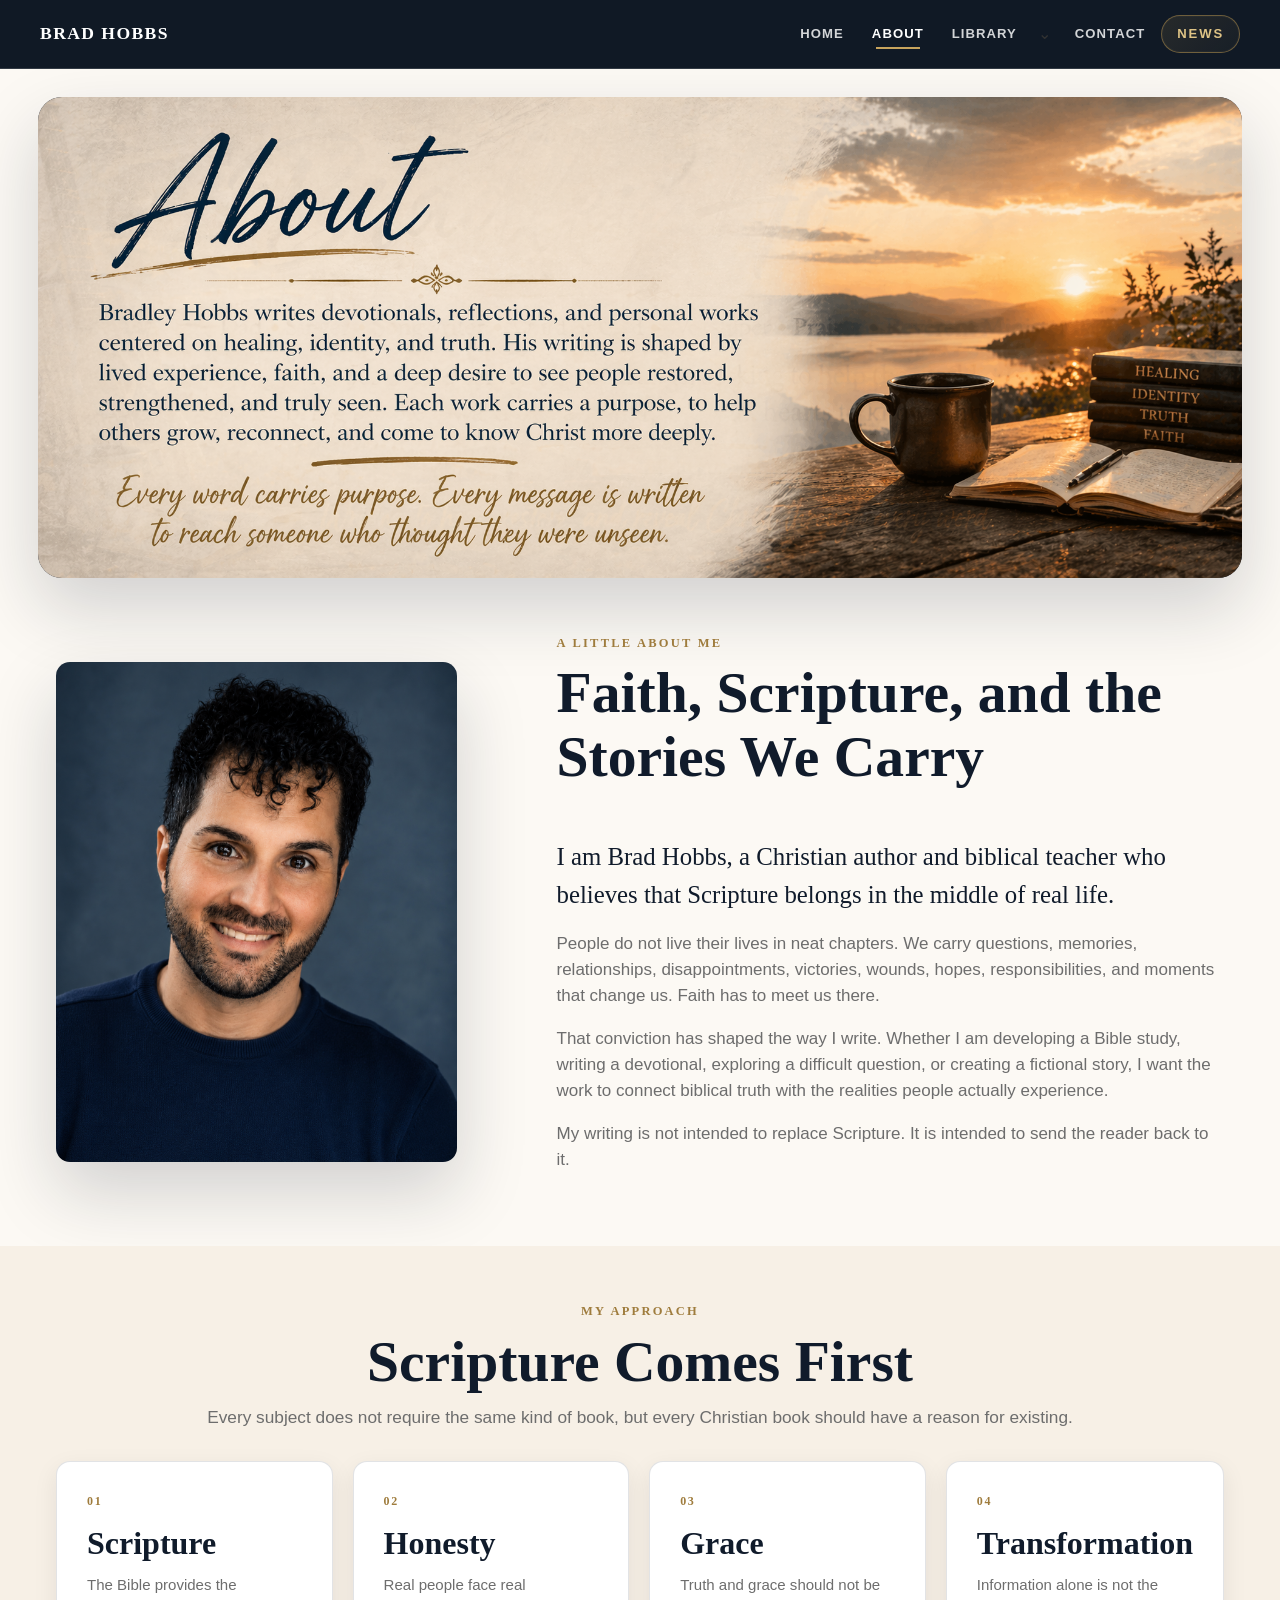
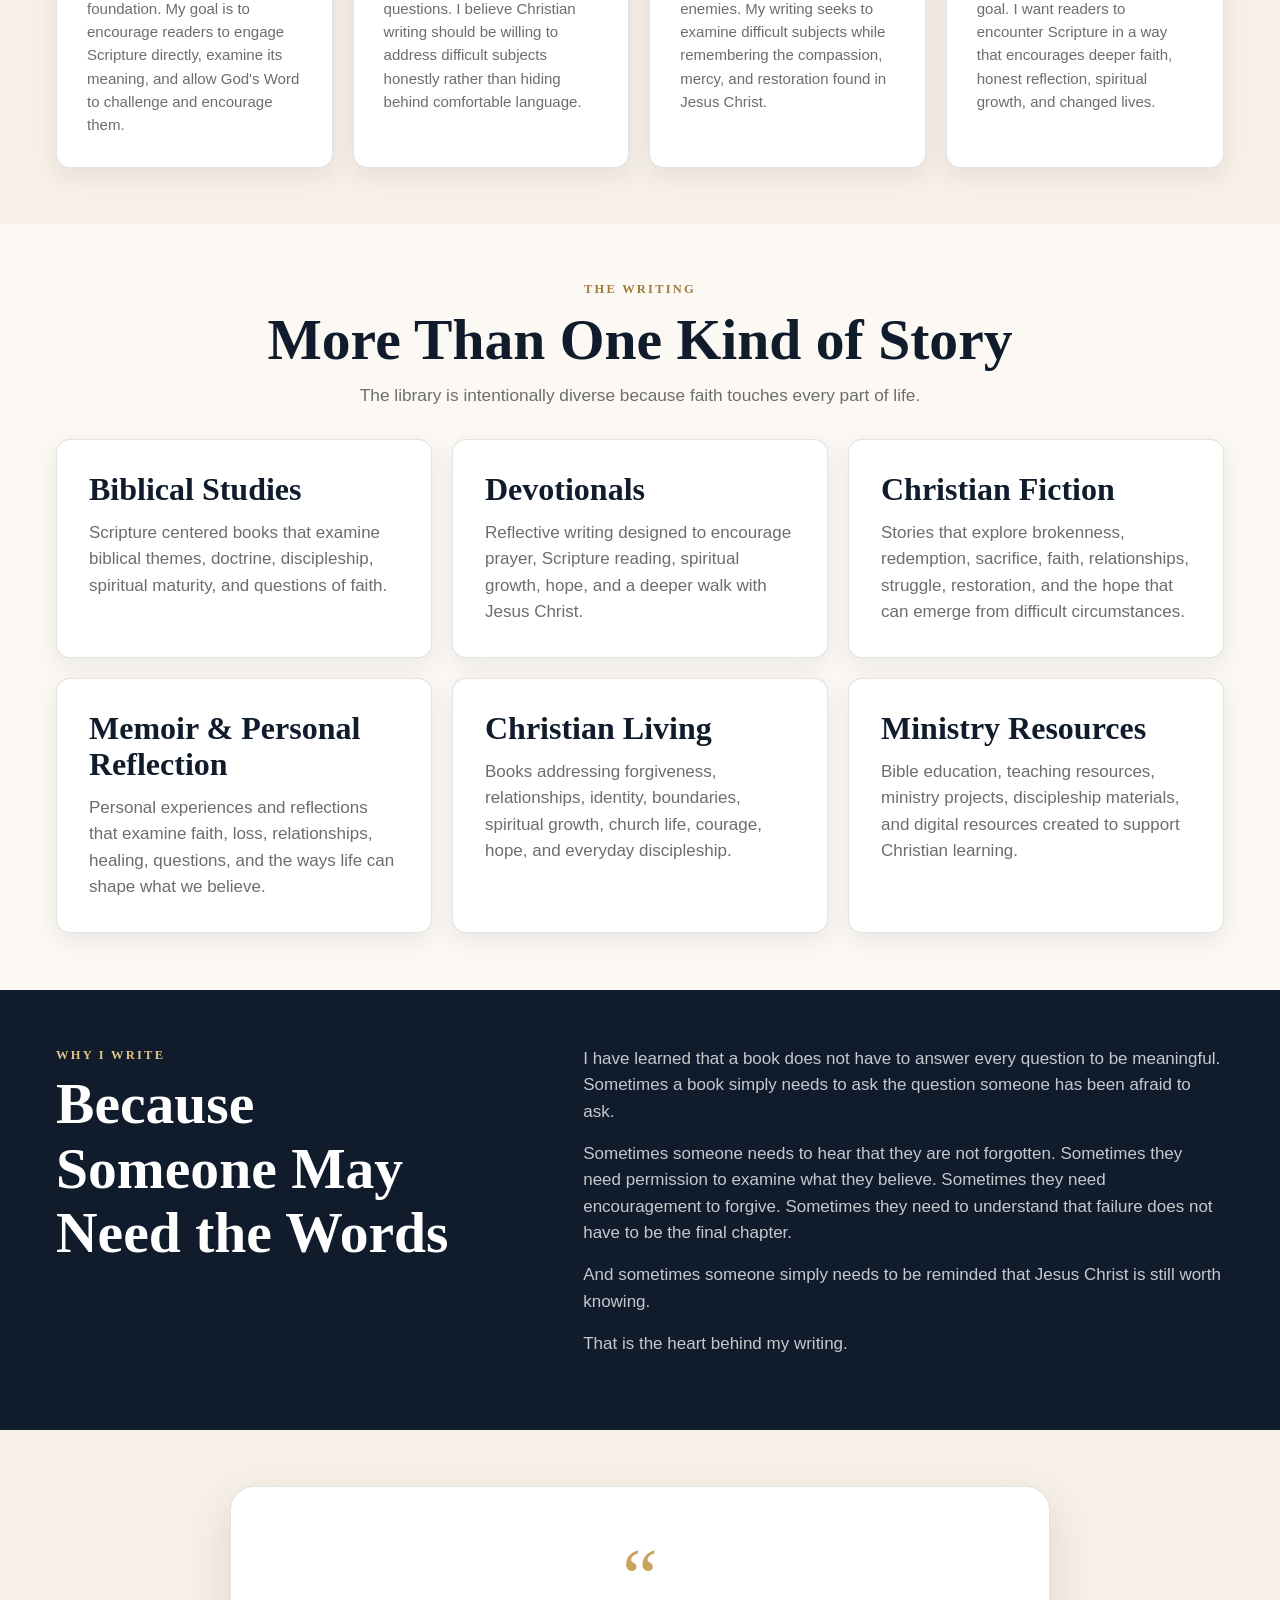
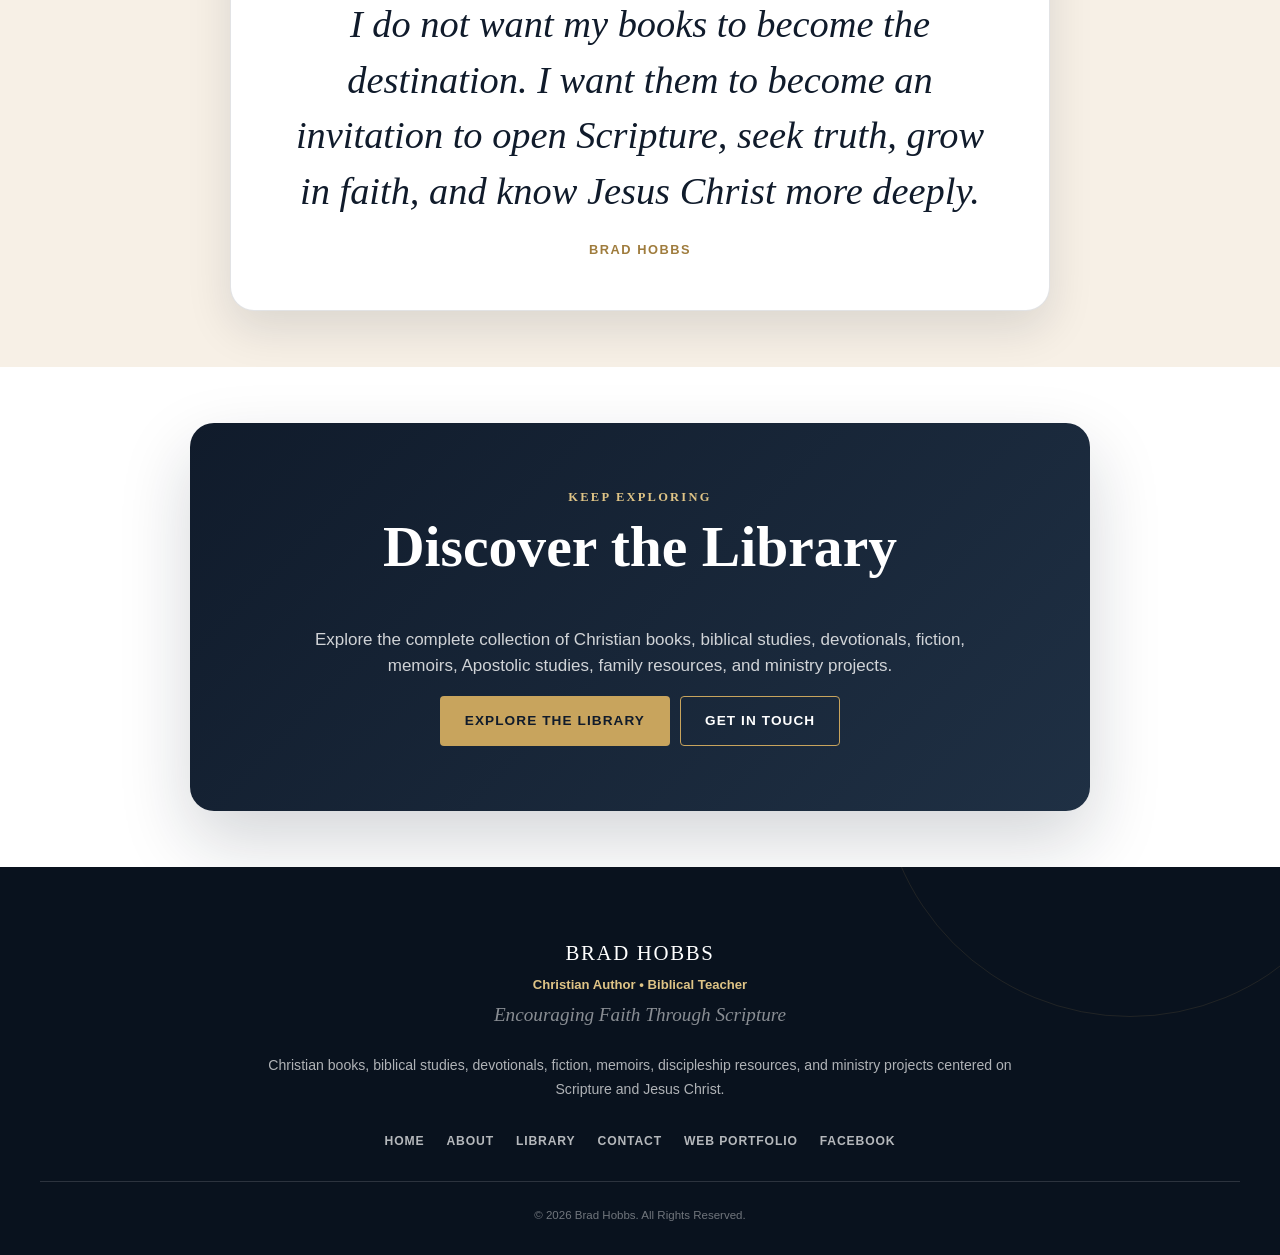
<file: about.html>
<!DOCTYPE html>
<html lang="en">
<head>
<meta charset="UTF-8">
<meta
    name="viewport"
    content="width=device-width, initial-scale=1.0">
<title>
    About Brad Hobbs | Christian Author & Biblical Teacher
</title>
<meta
    name="description"
    content="Learn more about Brad Hobbs, Christian author and biblical teacher, his approach to Scripture, his writing, and the purpose behind his books and ministry projects.">
<meta
    name="author"
    content="Brad Hobbs">
<meta
    name="robots"
    content="index, follow, max-image-preview:large">
<meta
    name="theme-color"
    content="#101b2b">
<link
    rel="canonical"
    href="https://brad-hobbswd.github.io/authors-page/about.html">
<!-- Open Graph -->
<meta
    property="og:type"
    content="profile">
<meta
    property="og:site_name"
    content="Brad Hobbs">
<meta
    property="og:title"
    content="About Brad Hobbs | Christian Author">
<meta
    property="og:description"
    content="Learn more about Brad Hobbs, his writing, his approach to Scripture, and the purpose behind his Christian books and ministry projects.">
<meta
    property="og:url"
    content="https://brad-hobbswd.github.io/authors-page/about.html">
<meta
    property="og:image"
    content="https://brad-hobbswd.github.io/authors-page/images/profile.jpg">
<!-- Styles -->
<link
    rel="stylesheet"
    href="styles.css">
<!-- Structured Data -->
<script type="application/ld+json">
{
    "@context": "https://schema.org",
    "@type": "AboutPage",
    "name": "About Brad Hobbs",
    "url": "https://brad-hobbswd.github.io/authors-page/about.html",
    "description": "About Brad Hobbs, Christian author and biblical teacher.",
    "mainEntity": {
        "@type": "Person",
        "name": "Brad Hobbs",
        "alternateName": "Brad Hobbs",
        "jobTitle": "Christian Author",
        "url": "https://brad-hobbswd.github.io/authors-page/",
        "image": "https://brad-hobbswd.github.io/authors-page/images/profile.jpg",
        "sameAs": [
            "https://www.facebook.com/profile.php?id=61580865290507",
            "https://brad-hobbswd.github.io/brad-hobbswd/"
        ]
    }
}
</script>
</head>
<body>
<!-- =========================================
     NAVIGATION
========================================== -->
<header class="site-header">
    <nav
        class="navbar"
        aria-label="Main Navigation">
        <a
            href="index.html"
            class="site-logo"
            aria-label="Brad Hobbs Home">
            Brad Hobbs
        </a>
        <button
            class="nav-toggle"
            type="button"
            aria-label="Open navigation"
            aria-expanded="false"
            aria-controls="primary-navigation">
            <span></span>
            <span></span>
            <span></span>
        </button>
        <div
            class="nav-links"
            id="primary-navigation">
            <a href="index.html">
                Home
            </a>
            <a
                href="about.html"
                class="active"
                aria-current="page">
                About
            </a>
            <div class="nav-dropdown">
  <a href="library.html" class="nav-dropdown-main">Library</a>
  <button class="nav-dropdown-toggle" type="button" aria-label="Open Library submenu" aria-expanded="false"><span aria-hidden="true">⌄</span></button>
  <div class="nav-dropdown-menu">
    <a href="library.html">Main Library</a>
    <a href="mens-literature.html">Men's Literature <span class="menu-coming">Coming Soon</span></a>
  </div>
</div>
            <a href="contact.html">
                Contact
            </a>
        <a href="news.html" class="nav-news-link">News</a></div>
    </nav>
</header>
<main>
    <!-- =========================================
     AUTHOR BANNER
========================================== -->

<section class="author-banner">

    <img
        src="YOUR-BANNER-IMAGE-2.jpg"
        alt="Brad Hobbs Christian author and biblical teacher"
        loading="eager"
        fetchpriority="high">

</section>

    <!-- =========================================
         INTRODUCTION
    ========================================== -->
    <section class="section">
        <div class="section-inner">
            <div class="about-introduction">
                <div class="about-image">
                    <img
                        src="ChatGPT Image Aug 10, 2026, 07_50_41 AM.png"
                        alt="Brad Hobbs, Christian author and biblical teacher"
                        loading="lazy"
                        decoding="async">
                </div>
                <div class="about-introduction-content">
                    <p class="section-label">
                        A LITTLE ABOUT ME
                    </p>
                    <h2>
                        Faith, Scripture, and the Stories We Carry
                    </h2>
                    <p class="lead-text">
                        I am Brad Hobbs, a Christian author and
                        biblical teacher who believes that Scripture
                        belongs in the middle of real life.
                    </p>
                    <p>
                        People do not live their lives in neat chapters.
                        We carry questions, memories, relationships,
                        disappointments, victories, wounds, hopes,
                        responsibilities, and moments that change us.
                        Faith has to meet us there.
                    </p>
                    <p>
                        That conviction has shaped the way I write.
                        Whether I am developing a Bible study, writing
                        a devotional, exploring a difficult question,
                        or creating a fictional story, I want the work
                        to connect biblical truth with the realities
                        people actually experience.
                    </p>
                    <p>
                        My writing is not intended to replace Scripture.
                        It is intended to send the reader back to it.
                    </p>
                </div>
            </div>
        </div>
    </section>
    <!-- =========================================
         WRITING PHILOSOPHY
    ========================================== -->
    <section class="section philosophy-section">
        <div class="section-inner">
            <div class="section-heading">
                <p class="section-label">
                    MY APPROACH
                </p>
                <h2>
                    Scripture Comes First
                </h2>
                <p class="sectionText">
                    Every subject does not require the same kind of book,
                    but every Christian book should have a reason for
                    existing.
                </p>
            </div>
            <div class="philosophy-grid">
                <article class="philosophy-card">
                    <span class="philosophy-number">
                        01
                    </span>
                    <h3>
                        Scripture
                    </h3>
                    <p>
                        The Bible provides the foundation. My goal is
                        to encourage readers to engage Scripture
                        directly, examine its meaning, and allow God's
                        Word to challenge and encourage them.
                    </p>
                </article>
                <article class="philosophy-card">
                    <span class="philosophy-number">
                        02
                    </span>
                    <h3>
                        Honesty
                    </h3>
                    <p>
                        Real people face real questions. I believe
                        Christian writing should be willing to address
                        difficult subjects honestly rather than hiding
                        behind comfortable language.
                    </p>
                </article>
                <article class="philosophy-card">
                    <span class="philosophy-number">
                        03
                    </span>
                    <h3>
                        Grace
                    </h3>
                    <p>
                        Truth and grace should not be enemies. My
                        writing seeks to examine difficult subjects
                        while remembering the compassion, mercy, and
                        restoration found in Jesus Christ.
                    </p>
                </article>
                <article class="philosophy-card">
                    <span class="philosophy-number">
                        04
                    </span>
                    <h3>
                        Transformation
                    </h3>
                    <p>
                        Information alone is not the goal. I want
                        readers to encounter Scripture in a way that
                        encourages deeper faith, honest reflection,
                        spiritual growth, and changed lives.
                    </p>
                </article>
            </div>
        </div>
    </section>
    <!-- =========================================
         WHAT I WRITE
    ========================================== -->
    <section class="section">
        <div class="section-inner">
            <div class="section-heading">
                <p class="section-label">
                    THE WRITING
                </p>
                <h2>
                    More Than One Kind of Story
                </h2>
                <p class="sectionText">
                    The library is intentionally diverse because faith
                    touches every part of life.
                </p>
            </div>
            <div class="writing-grid">
                <article class="writing-card">
                    <h3>
                        Biblical Studies
                    </h3>
                    <p>
                        Scripture centered books that examine biblical
                        themes, doctrine, discipleship, spiritual
                        maturity, and questions of faith.
                    </p>
                </article>
                <article class="writing-card">
                    <h3>
                        Devotionals
                    </h3>
                    <p>
                        Reflective writing designed to encourage prayer,
                        Scripture reading, spiritual growth, hope, and
                        a deeper walk with Jesus Christ.
                    </p>
                </article>
                <article class="writing-card">
                    <h3>
                        Christian Fiction
                    </h3>
                    <p>
                        Stories that explore brokenness, redemption,
                        sacrifice, faith, relationships, struggle,
                        restoration, and the hope that can emerge from
                        difficult circumstances.
                    </p>
                </article>
                <article class="writing-card">
                    <h3>
                        Memoir & Personal Reflection
                    </h3>
                    <p>
                        Personal experiences and reflections that
                        examine faith, loss, relationships, healing,
                        questions, and the ways life can shape what we
                        believe.
                    </p>
                </article>
                <article class="writing-card">
                    <h3>
                        Christian Living
                    </h3>
                    <p>
                        Books addressing forgiveness, relationships,
                        identity, boundaries, spiritual growth, church
                        life, courage, hope, and everyday discipleship.
                    </p>
                </article>
                <article class="writing-card">
                    <h3>
                        Ministry Resources
                    </h3>
                    <p>
                        Bible education, teaching resources, ministry
                        projects, discipleship materials, and digital
                        resources created to support Christian learning.
                    </p>
                </article>
            </div>
        </div>
    </section>
    <!-- =========================================
         WHY I WRITE
    ========================================== -->
    <section class="section why-about-section">
        <div class="section-inner">
            <div class="why-about-layout">
                <div>
                    <p class="section-label">
                        WHY I WRITE
                    </p>
                    <h2>
                        Because Someone May Need the Words
                    </h2>
                </div>
                <div class="why-about-content">
                    <p>
                        I have learned that a book does not have to
                        answer every question to be meaningful. Sometimes
                        a book simply needs to ask the question someone
                        has been afraid to ask.
                    </p>
                    <p>
                        Sometimes someone needs to hear that they are
                        not forgotten. Sometimes they need permission to
                        examine what they believe. Sometimes they need
                        encouragement to forgive. Sometimes they need to
                        understand that failure does not have to be the
                        final chapter.
                    </p>
                    <p>
                        And sometimes someone simply needs to be reminded
                        that Jesus Christ is still worth knowing.
                    </p>
                    <p>
                        That is the heart behind my writing.
                    </p>
                </div>
            </div>
        </div>
    </section>
    <!-- =========================================
         AUTHOR STATEMENT
    ========================================== -->
    <section class="section author-statement-section">
        <div class="section-inner narrow-content">
            <div class="author-statement">
                <span class="statement-mark">
                    “
                </span>
                <blockquote>
                    I do not want my books to become the destination.
                    I want them to become an invitation to open
                    Scripture, seek truth, grow in faith, and know Jesus
                    Christ more deeply.
                </blockquote>
                <p class="statement-author">
                    Brad Hobbs
                </p>
            </div>
        </div>
    </section>
    <!-- =========================================
         EXPLORE
    ========================================== -->
    <section class="section about-cta-section">
        <div class="section-inner">
            <div class="about-cta">
                <p class="section-label">
                    KEEP EXPLORING
                </p>
                <h2>
                    Discover the Library
                </h2>
                <p>
                    Explore the complete collection of Christian books,
                    biblical studies, devotionals, fiction, memoirs,
                    Apostolic studies, family resources, and ministry
                    projects.
                </p>
                <div class="hero-buttons">
                    <a
                        href="library.html"
                        class="primary-button">
                        Explore the Library
                    </a>
                    <a
                        href="contact.html"
                        class="secondary-button">
                        Get in Touch
                    </a>
                </div>
            </div>
        </div>
    </section>
</main>
<!-- =========================================
     FOOTER
========================================== -->
<footer class="footer">
    <div class="footer-inner">
        <div class="footer-brand">
            Brad Hobbs
        </div>
        <p class="footer-tag">
            Christian Author • Biblical Teacher
        </p>
        <p class="footer-motto">
            Encouraging Faith Through Scripture
        </p>
        <p class="footer-description">
            Christian books, biblical studies, devotionals, fiction,
            memoirs, discipleship resources, and ministry projects
            centered on Scripture and Jesus Christ.
        </p>
        <nav
            class="footer-links"
            aria-label="Footer Navigation">
            <a href="index.html">
                Home
            </a>
            <a
                href="about.html"
                aria-current="page">
                About
            </a>
            <a href="library.html">
                Library
            </a>
            <a href="contact.html">
                Contact
            </a>
            <a
                href="https://brad-hobbswd.github.io/brad-hobbswd/"
                target="_blank"
                rel="noopener">
                Web Portfolio
            </a>
            <a
                href="https://www.facebook.com/profile.php?id=61580865290507"
                target="_blank"
                rel="noopener">
                Facebook
            </a>
        </nav>
        <p class="footer-copyright">
            © <span id="year"></span> Brad Hobbs. All Rights Reserved.
        </p>
    </div>
</footer>
<!-- JavaScript -->
<script src="script.js"></script>
</body>
</html>
</file>
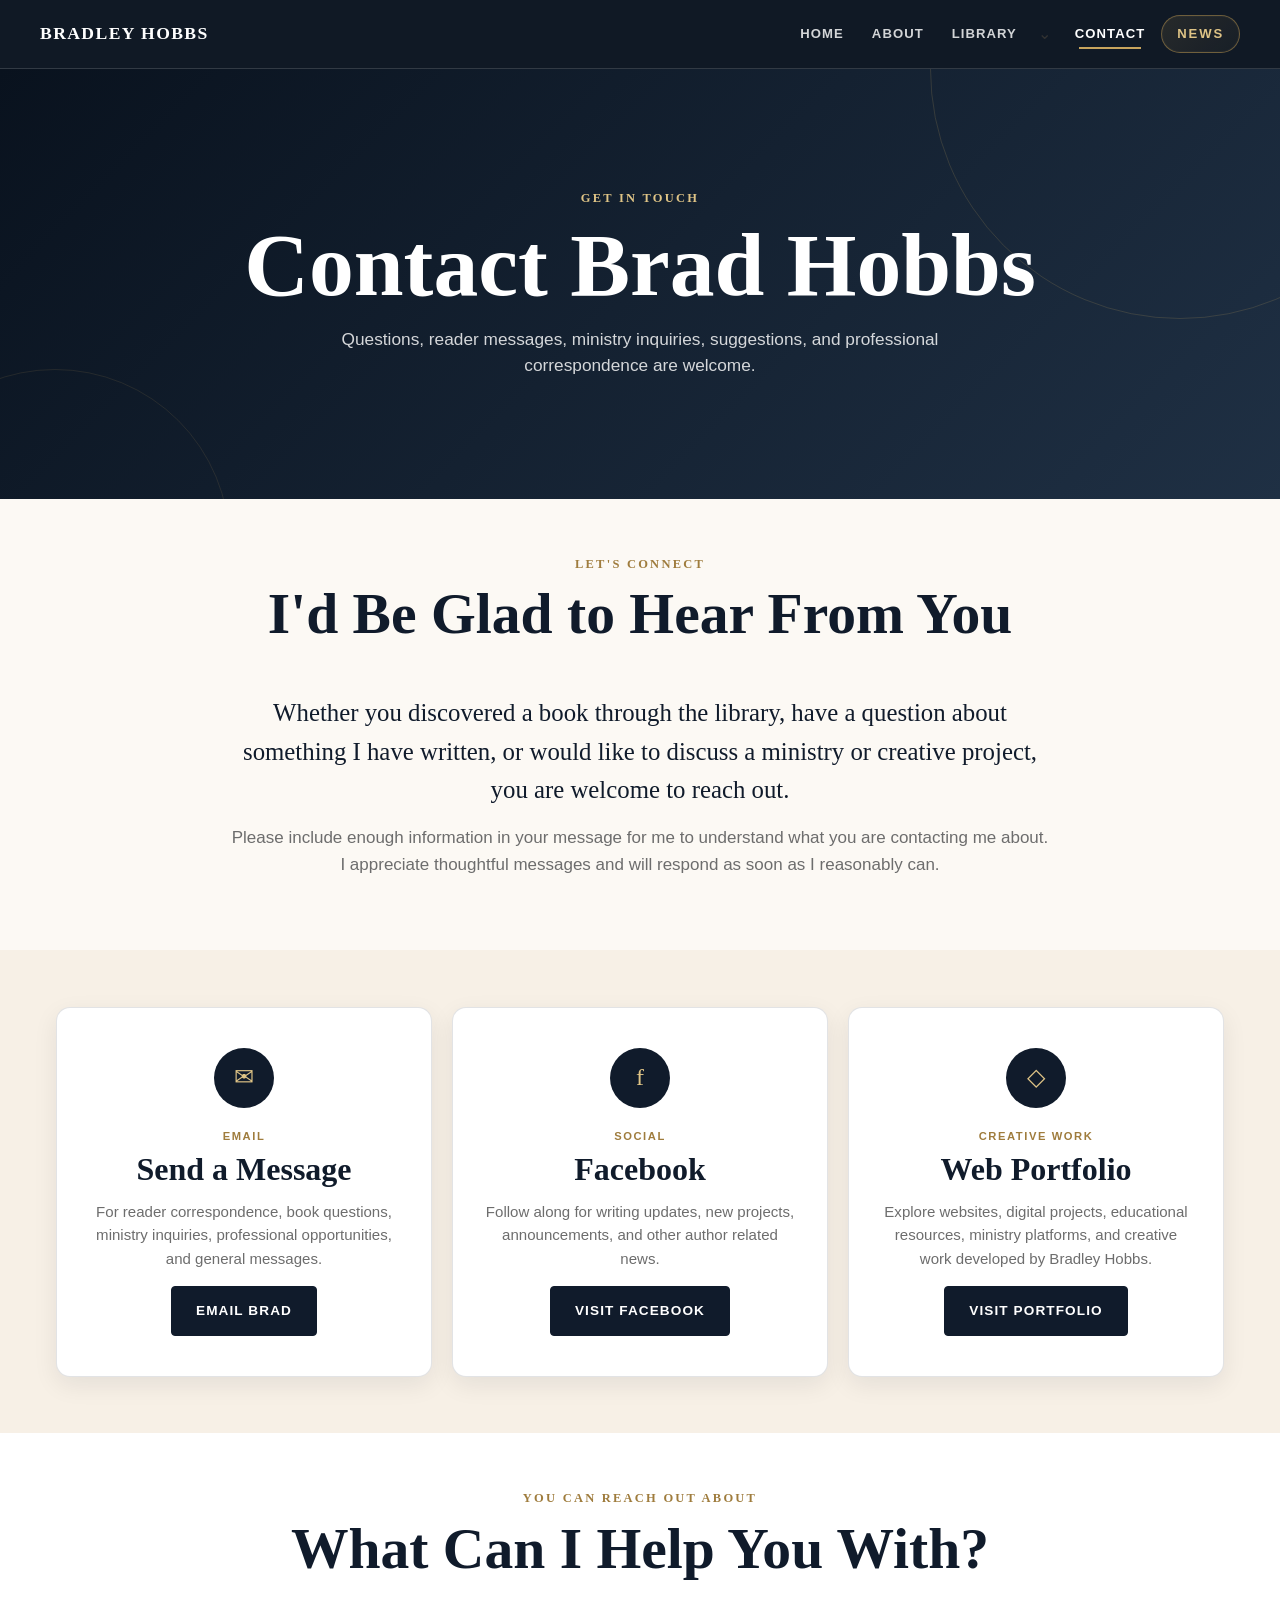
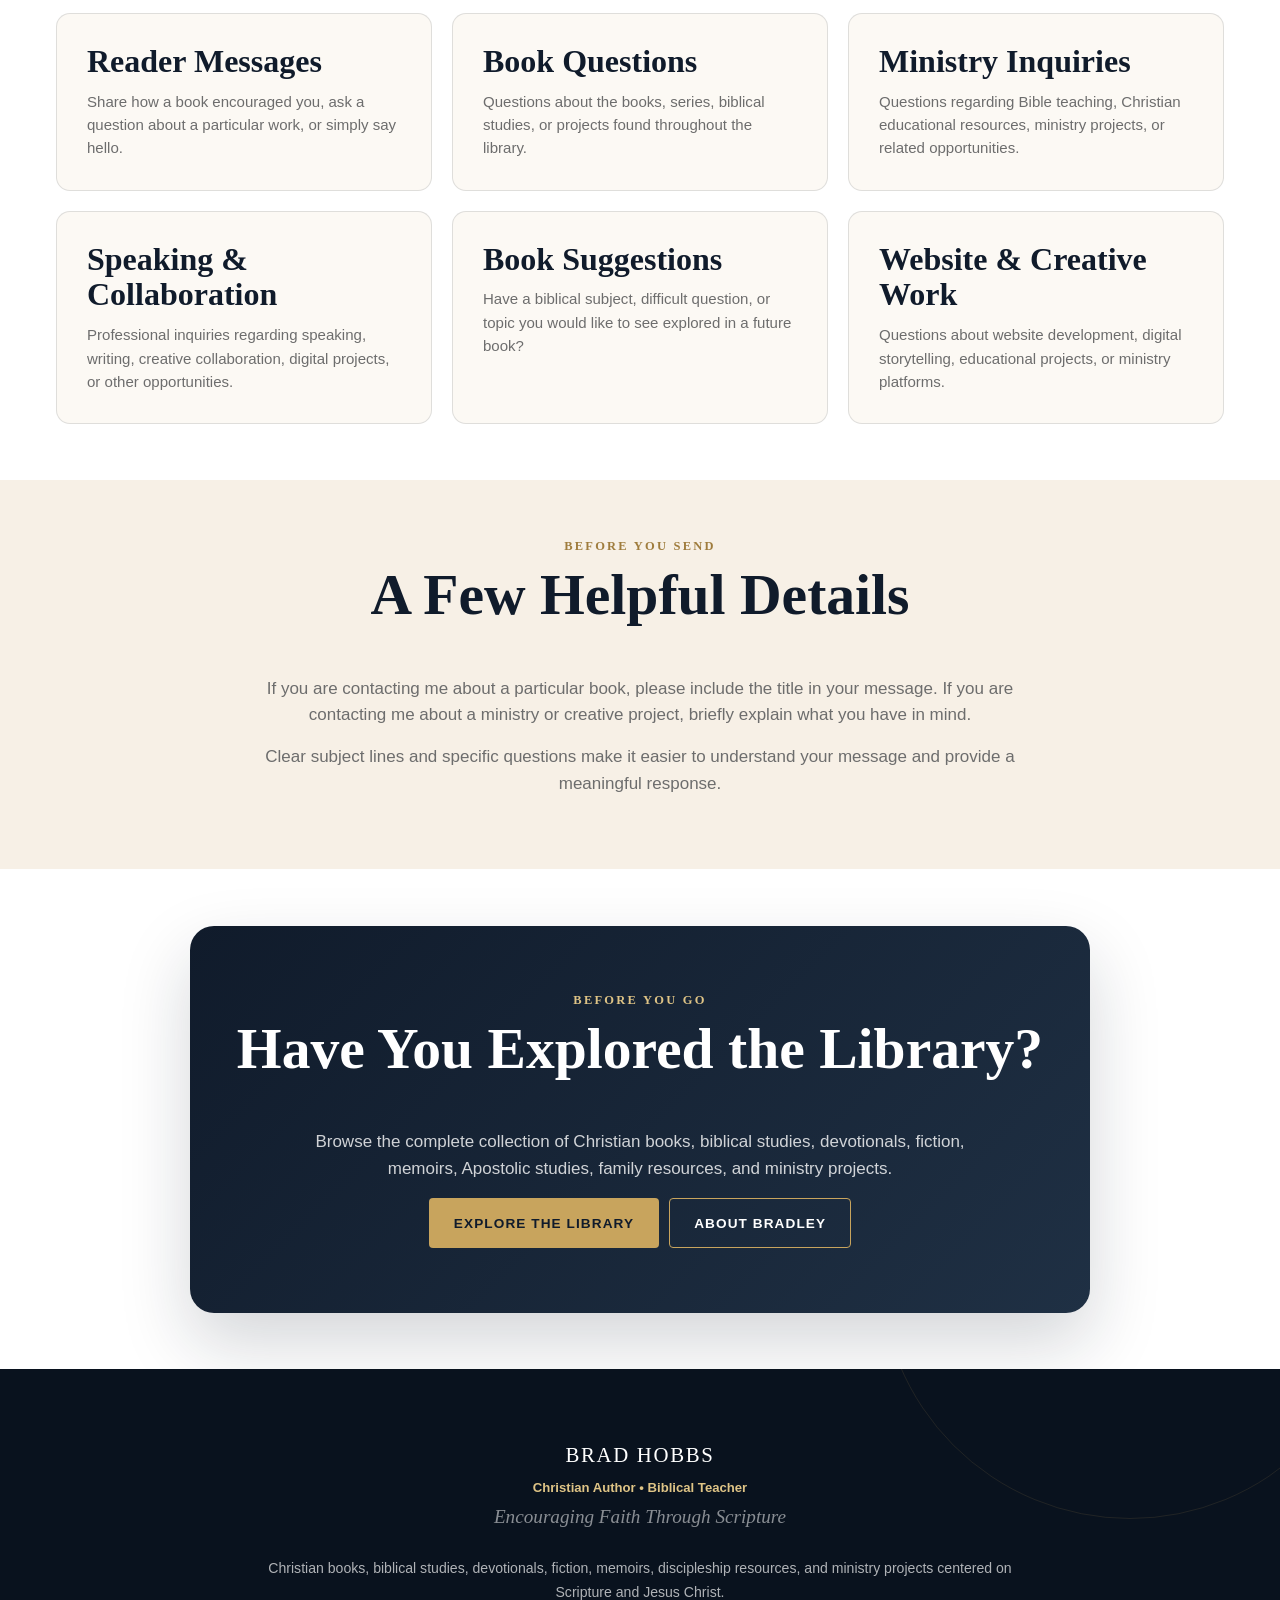
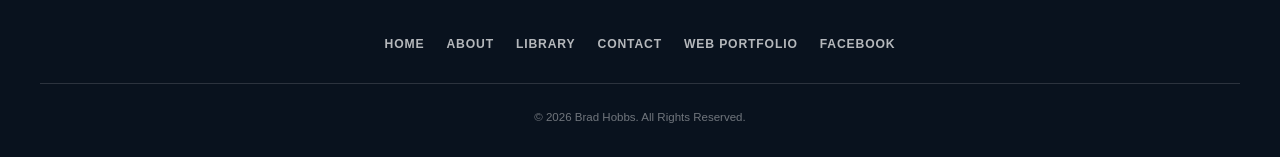
<file: contact.html>
<!DOCTYPE html>
<html lang="en">
<head>
<meta charset="UTF-8">
<meta
    name="viewport"
    content="width=device-width, initial-scale=1.0">
<title>
    Contact Bradley Hobbs | Christian Author
</title>
<meta
    name="description"
    content="Contact Bradley Hobbs, Christian author and biblical teacher. Send questions, reader messages, ministry inquiries, book suggestions, and other professional inquiries.">
<meta
    name="author"
    content="Bradley Hobbs">
<meta
    name="robots"
    content="index, follow, max-image-preview:large">
<meta
    name="theme-color"
    content="#101b2b">
<link
    rel="canonical"
    href="https://brad-hobbswd.github.io/authors-page/contact.html">
<!-- Open Graph -->
<meta
    property="og:type"
    content="website">
<meta
    property="og:site_name"
    content="Bradley Hobbs">
<meta
    property="og:title"
    content="Contact Bradley Hobbs | Christian Author">
<meta
    property="og:description"
    content="Get in touch with Bradley Hobbs regarding books, ministry projects, reader messages, biblical studies, and other inquiries.">
<meta
    property="og:url"
    content="https://brad-hobbswd.github.io/authors-page/contact.html">
<meta
    property="og:image"
    content="https://brad-hobbswd.github.io/authors-page/images/banner.png">
<!-- Styles -->
<link
    rel="stylesheet"
    href="styles.css">
<!-- Structured Data -->
<script type="application/ld+json">
{
    "@context": "https://schema.org",
    "@type": "ContactPage",
    "name": "Contact Bradley Hobbs",
    "url": "https://brad-hobbswd.github.io/authors-page/contact.html",
    "description": "Contact page for Bradley Hobbs, Christian author and biblical teacher.",
    "mainEntity": {
        "@type": "Person",
        "name": "Bradley Hobbs",
        "url": "https://brad-hobbswd.github.io/authors-page/"
    }
}
</script>
</head>
<body>
<!-- =========================================
     NAVIGATION
========================================== -->
<header class="site-header">
    <nav
        class="navbar"
        aria-label="Main Navigation">
        <a
            href="index.html"
            class="site-logo"
            aria-label="Bradley Hobbs Home">
            Bradley Hobbs
        </a>
        <button
            class="nav-toggle"
            type="button"
            aria-label="Open navigation"
            aria-expanded="false"
            aria-controls="primary-navigation">
            <span></span>
            <span></span>
            <span></span>
        </button>
        <div
            class="nav-links"
            id="primary-navigation">
            <a href="index.html">
                Home
            </a>
            <a href="about.html">
                About
            </a>
            <div class="nav-dropdown">
  <a href="library.html" class="nav-dropdown-main">Library</a>
  <button class="nav-dropdown-toggle" type="button" aria-label="Open Library submenu" aria-expanded="false"><span aria-hidden="true">⌄</span></button>
  <div class="nav-dropdown-menu">
    <a href="library.html">Main Library</a>
    <a href="mens-literature.html">Men's Literature <span class="menu-coming">Coming Soon</span></a>
  </div>
</div>
            <a
                href="contact.html"
                class="active"
                aria-current="page">
                Contact
            </a>
        <a href="news.html" class="nav-news-link">News</a></div>
    </nav>
</header>
<main>
    <!-- =========================================
         CONTACT HERO
    ========================================== -->
    <section class="contact-hero">
        <div class="contact-hero-content">
            <p class="section-label">
                GET IN TOUCH
            </p>
            <h1>
                Contact Brad Hobbs
            </h1>
            <p>
                Questions, reader messages, ministry inquiries,
                suggestions, and professional correspondence are
                welcome.
            </p>
        </div>
    </section>
    <!-- =========================================
         CONTACT INTRODUCTION
    ========================================== -->
    <section class="section">
        <div class="section-inner narrow-content">
            <div class="contact-introduction">
                <p class="section-label">
                    LET'S CONNECT
                </p>
                <h2>
                    I'd Be Glad to Hear From You
                </h2>
                <p class="lead-text">
                    Whether you discovered a book through the library,
                    have a question about something I have written, or
                    would like to discuss a ministry or creative
                    project, you are welcome to reach out.
                </p>
                <p>
                    Please include enough information in your message
                    for me to understand what you are contacting me
                    about. I appreciate thoughtful messages and will
                    respond as soon as I reasonably can.
                </p>
            </div>
        </div>
    </section>
    <!-- =========================================
         CONTACT OPTIONS
    ========================================== -->
    <section class="section contact-options-section">
        <div class="section-inner">
            <div class="contact-grid">
                <!-- EMAIL -->
                <article class="contact-card">
                    <div class="contact-icon"
                         aria-hidden="true">
                        ✉
                    </div>
                    <p class="contact-card-label">
                        EMAIL
                    </p>
                    <h2>
                        Send a Message
                    </h2>
                    <p>
                        For reader correspondence, book questions,
                        ministry inquiries, professional opportunities,
                        and general messages.
                    </p>
                    <!-- Replace the placeholder address with the
                         actual public author email before publishing. -->
                    <a
                        href="mailto:authors.page@icloud.com"
                        class="contact-button">
                        Email Brad
                    </a>
                </article>
                <!-- FACEBOOK -->
                <article class="contact-card">
                    <div class="contact-icon"
                         aria-hidden="true">
                        f
                    </div>
                    <p class="contact-card-label">
                        SOCIAL
                    </p>
                    <h2>
                        Facebook
                    </h2>
                    <p>
                        Follow along for writing updates, new projects,
                        announcements, and other author related news.
                    </p>
                    <a
                        href="https://www.facebook.com/profile.php?id=61580865290507"
                        class="contact-button"
                        target="_blank"
                        rel="noopener">
                        Visit Facebook
                    </a>
                </article>
                <!-- WEB PORTFOLIO -->
                <article class="contact-card">
                    <div class="contact-icon"
                         aria-hidden="true">
                        ◇
                    </div>
                    <p class="contact-card-label">
                        CREATIVE WORK
                    </p>
                    <h2>
                        Web Portfolio
                    </h2>
                    <p>
                        Explore websites, digital projects, educational
                        resources, ministry platforms, and creative work
                        developed by Bradley Hobbs.
                    </p>
                    <a
                        href="https://brad-hobbswd.github.io/brad-hobbswd/"
                        class="contact-button"
                        target="_blank"
                        rel="noopener">
                        Visit Portfolio
                    </a>
                </article>
            </div>
        </div>
    </section>
    <!-- =========================================
         WHAT TO CONTACT ME ABOUT
    ========================================== -->
    <section class="section contact-topics-section">
        <div class="section-inner">
            <div class="section-heading">
                <p class="section-label">
                    YOU CAN REACH OUT ABOUT
                </p>
                <h2>
                    What Can I Help You With?
                </h2>
            </div>
            <div class="topics-grid">
                <article class="topic-card">
                    <h3>
                        Reader Messages
                    </h3>
                    <p>
                        Share how a book encouraged you, ask a question
                        about a particular work, or simply say hello.
                    </p>
                </article>
                <article class="topic-card">
                    <h3>
                        Book Questions
                    </h3>
                    <p>
                        Questions about the books, series, biblical
                        studies, or projects found throughout the
                        library.
                    </p>
                </article>
                <article class="topic-card">
                    <h3>
                        Ministry Inquiries
                    </h3>
                    <p>
                        Questions regarding Bible teaching, Christian
                        educational resources, ministry projects, or
                        related opportunities.
                    </p>
                </article>
                <article class="topic-card">
                    <h3>
                        Speaking & Collaboration
                    </h3>
                    <p>
                        Professional inquiries regarding speaking,
                        writing, creative collaboration, digital
                        projects, or other opportunities.
                    </p>
                </article>
                <article class="topic-card">
                    <h3>
                        Book Suggestions
                    </h3>
                    <p>
                        Have a biblical subject, difficult question, or
                        topic you would like to see explored in a future
                        book?
                    </p>
                </article>
                <article class="topic-card">
                    <h3>
                        Website & Creative Work
                    </h3>
                    <p>
                        Questions about website development, digital
                        storytelling, educational projects, or ministry
                        platforms.
                    </p>
                </article>
            </div>
        </div>
    </section>
    <!-- =========================================
         MESSAGE GUIDANCE
    ========================================== -->
    <section class="section message-guidance-section">
        <div class="section-inner narrow-content">
            <div class="message-guidance">
                <p class="section-label">
                    BEFORE YOU SEND
                </p>
                <h2>
                    A Few Helpful Details
                </h2>
                <p>
                    If you are contacting me about a particular book,
                    please include the title in your message. If you
                    are contacting me about a ministry or creative
                    project, briefly explain what you have in mind.
                </p>
                <p>
                    Clear subject lines and specific questions make it
                    easier to understand your message and provide a
                    meaningful response.
                </p>
            </div>
        </div>
    </section>
    <!-- =========================================
         LIBRARY CTA
    ========================================== -->
    <section class="section contact-cta-section">
        <div class="section-inner">
            <div class="contact-cta">
                <p class="section-label">
                    BEFORE YOU GO
                </p>
                <h2>
                    Have You Explored the Library?
                </h2>
                <p>
                    Browse the complete collection of Christian books,
                    biblical studies, devotionals, fiction, memoirs,
                    Apostolic studies, family resources, and ministry
                    projects.
                </p>
                <div class="hero-buttons">
                    <a
                        href="library.html"
                        class="primary-button">
                        Explore the Library
                    </a>
                    <a
                        href="about.html"
                        class="secondary-button">
                        About Bradley
                    </a>
                </div>
            </div>
        </div>
    </section>
</main>
<!-- =========================================
     FOOTER
========================================== -->
<footer class="footer">
    <div class="footer-inner">
        <div class="footer-brand">
            Brad Hobbs
        </div>
        <p class="footer-tag">
            Christian Author • Biblical Teacher
        </p>
        <p class="footer-motto">
            Encouraging Faith Through Scripture
        </p>
        <p class="footer-description">
            Christian books, biblical studies, devotionals, fiction,
            memoirs, discipleship resources, and ministry projects
            centered on Scripture and Jesus Christ.
        </p>
        <nav
            class="footer-links"
            aria-label="Footer Navigation">
            <a href="index.html">
                Home
            </a>
            <a href="about.html">
                About
            </a>
            <a href="library.html">
                Library
            </a>
            <a
                href="contact.html"
                aria-current="page">
                Contact
            </a>
            <a
                href="https://brad-hobbswd.github.io/brad-hobbswd/"
                target="_blank"
                rel="noopener">
                Web Portfolio
            </a>
            <a
                href="https://www.facebook.com/profile.php?id=61580865290507"
                target="_blank"
                rel="noopener">
                Facebook
            </a>
        </nav>
        <p class="footer-copyright">
            © <span id="year"></span> Brad Hobbs. All Rights Reserved.
        </p>
    </div>
</footer>
<!-- JavaScript -->
<script src="script.js"></script>
</body>
</html>
</file>
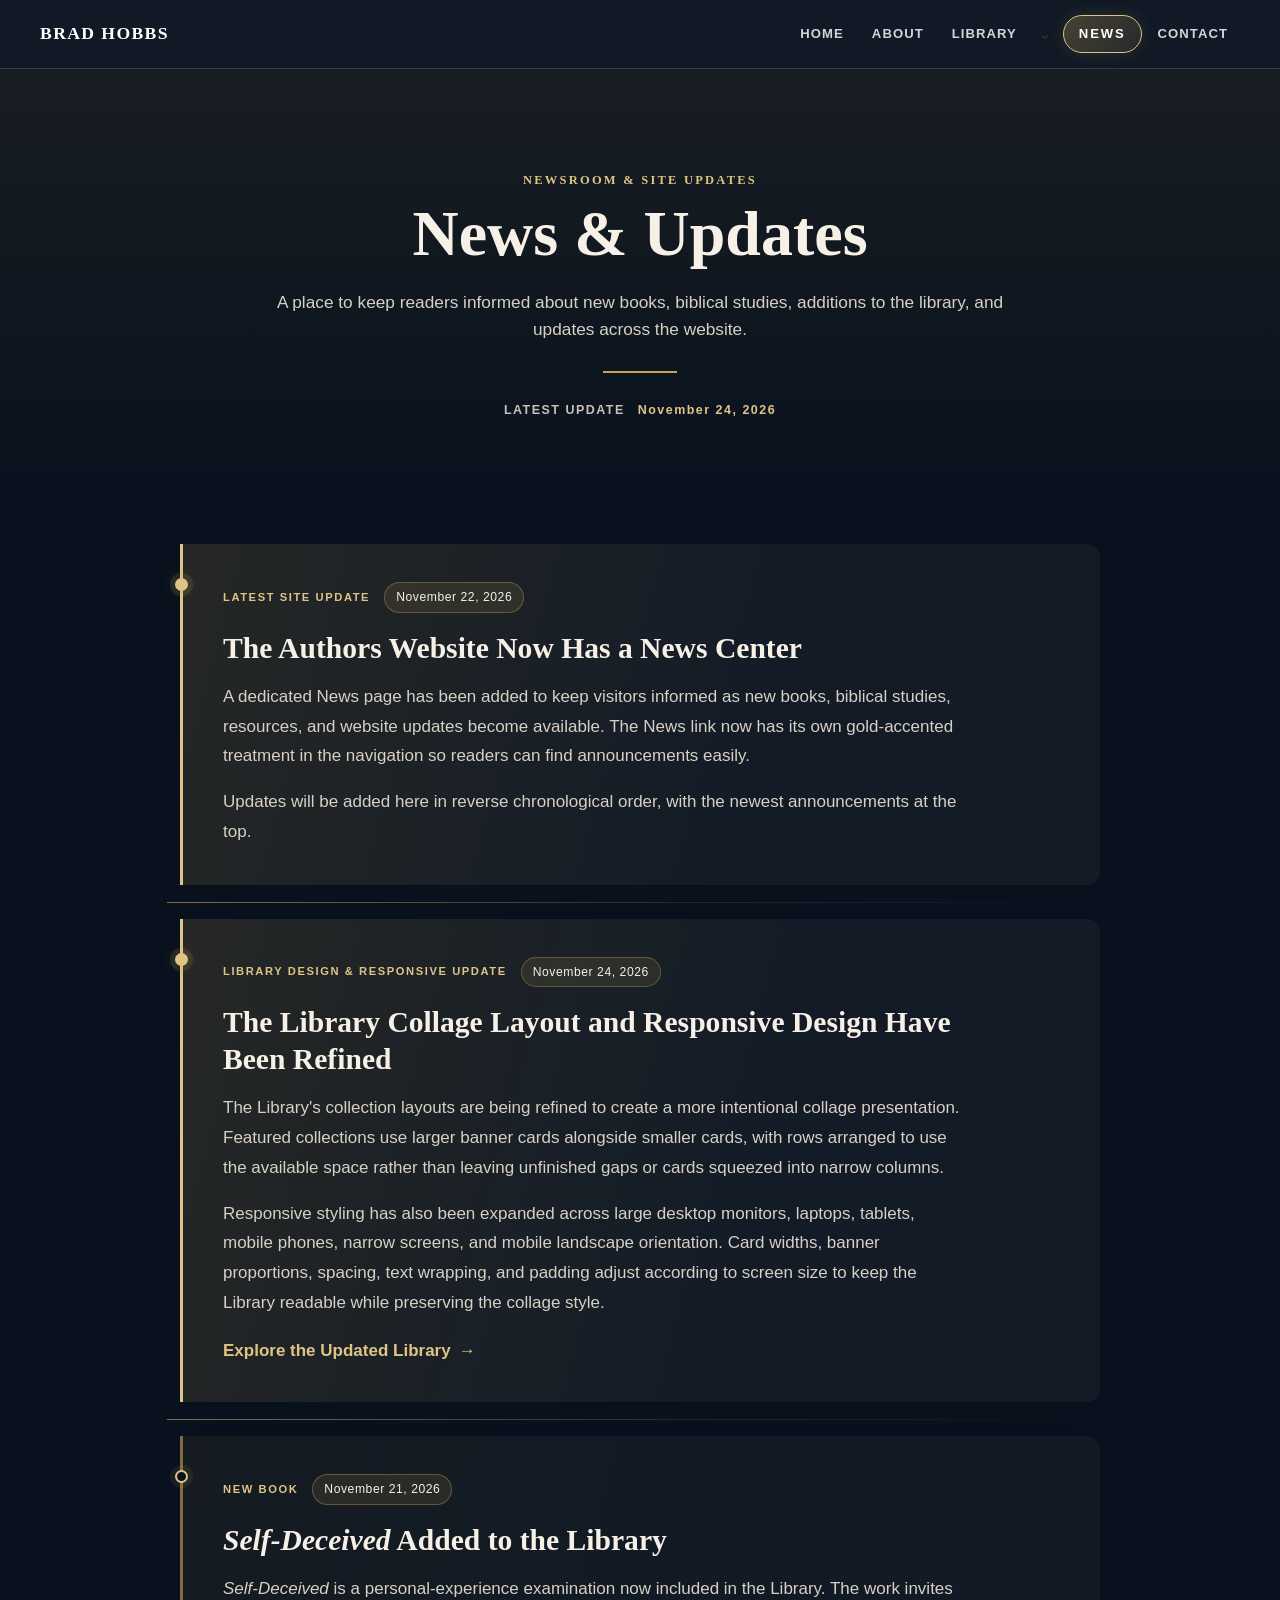
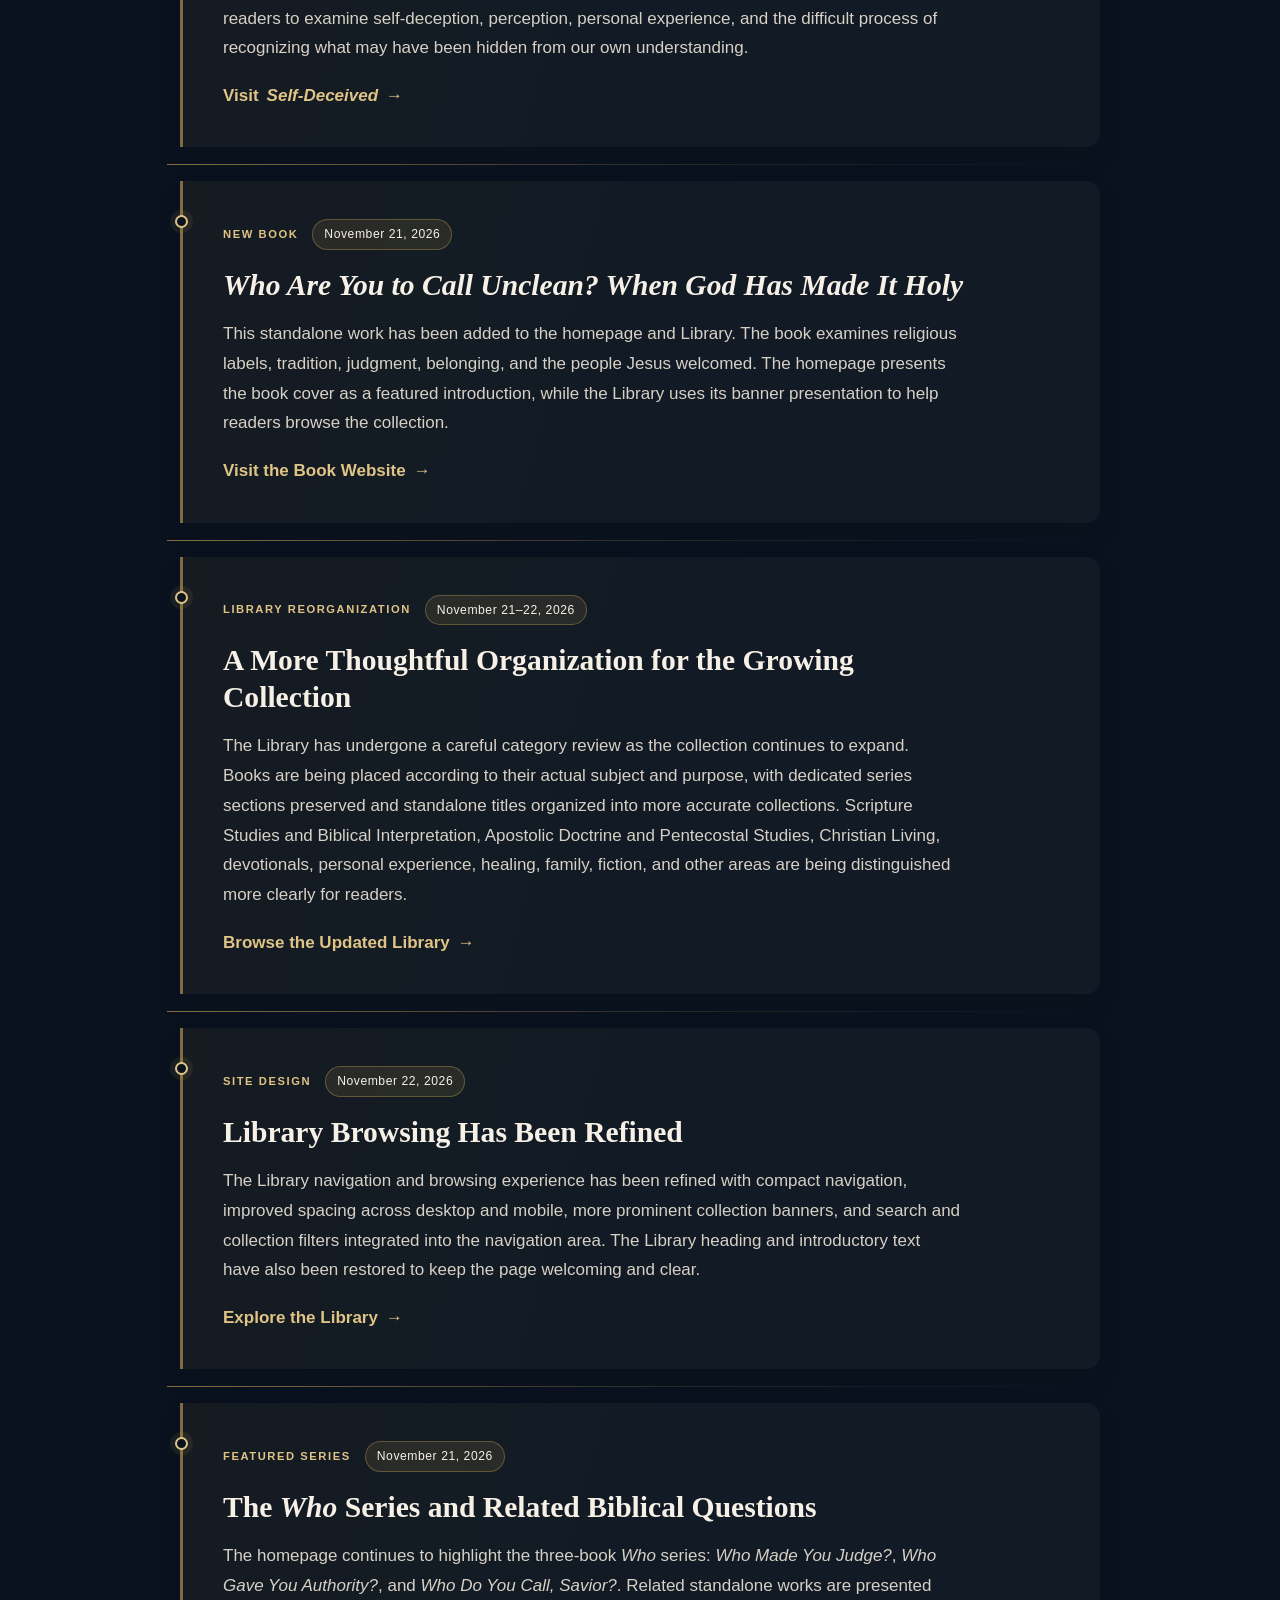
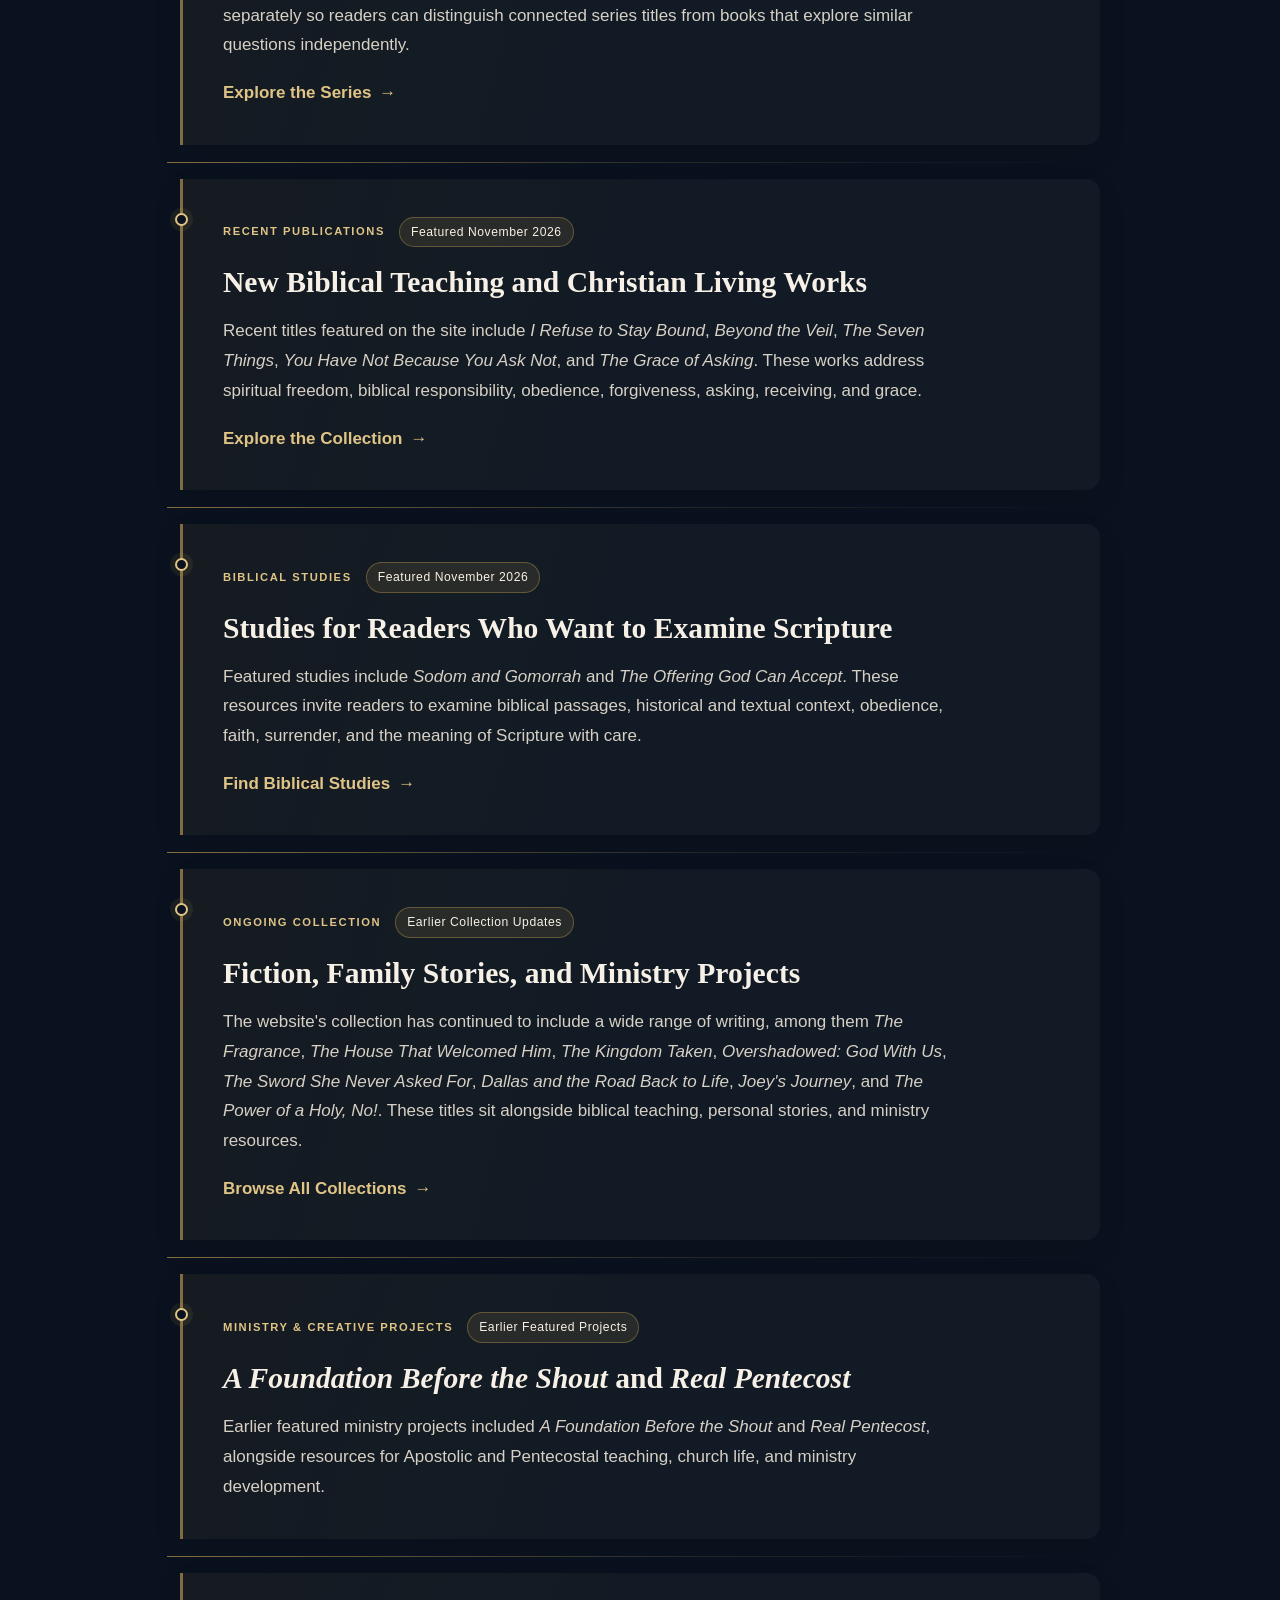
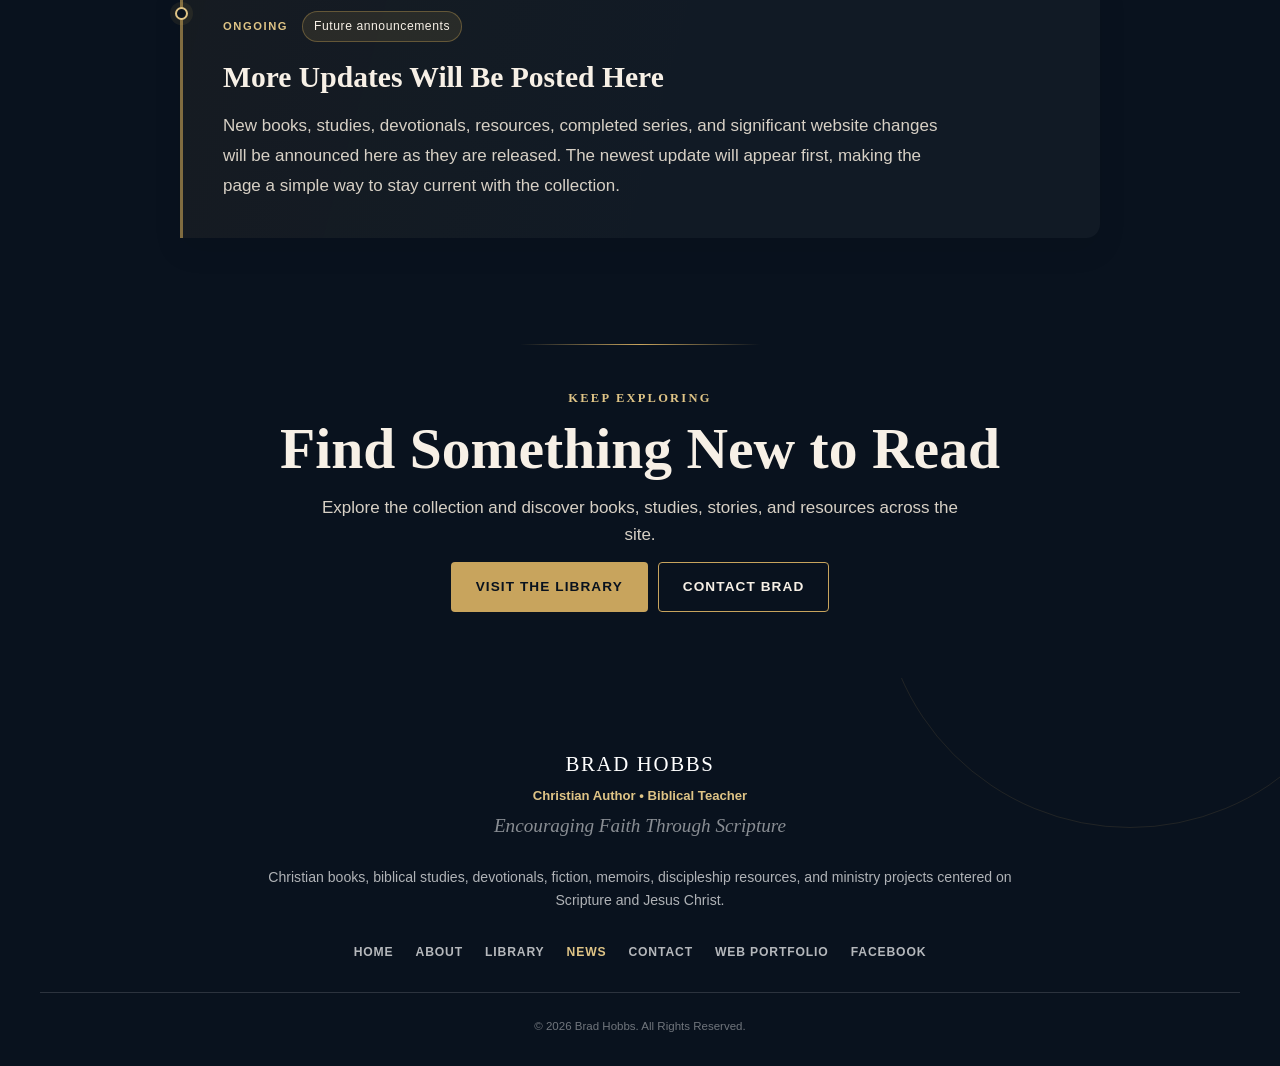
<file: news.html>
<!DOCTYPE html>
<html lang="en">
<head>
  <meta charset="UTF-8">
  <meta name="viewport" content="width=device-width, initial-scale=1.0">
  <title>News & Updates | Brad Hobbs</title>
  <meta name="description" content="News, announcements, new books, studies, and updates from Brad Hobbs.">
  <link rel="canonical" href="https://brad-hobbswd.github.io/authors-page/news.html">
  <link rel="stylesheet" href="styles.css">
</head>
<body>
<header class="site-header">
  <nav class="navbar" aria-label="Main Navigation">
    <a href="index.html" class="site-logo" aria-label="Brad Hobbs Home">Brad Hobbs</a>
    <button class="nav-toggle" type="button" aria-label="Open navigation" aria-expanded="false" aria-controls="primary-navigation">
      <span></span><span></span><span></span>
    </button>
    <div class="nav-links" id="primary-navigation">
      <a href="index.html">Home</a>
      <a href="about.html">About</a>
      <div class="nav-dropdown">
  <a href="library.html" class="nav-dropdown-main">Library</a>
  <button class="nav-dropdown-toggle" type="button" aria-label="Open Library submenu" aria-expanded="false"><span aria-hidden="true">⌄</span></button>
  <div class="nav-dropdown-menu">
    <a href="library.html">Main Library</a>
    <a href="mens-literature.html">Men's Literature <span class="menu-coming">Coming Soon</span></a>
  </div>
</div>
      <a href="news.html" class="active nav-news-link" aria-current="page">News</a>
      <a href="contact.html">Contact</a>
    </div>
  </nav>
</header>
<main class="news-page">
  <section class="news-hero">
    <div class="section-inner">
      <p class="section-label">NEWSROOM &amp; SITE UPDATES</p>
      <h1>News &amp; Updates</h1>
      <p class="news-intro">A place to keep readers informed about new books, biblical studies, additions to the library, and updates across the website.</p>
      <div class="news-hero-line" aria-hidden="true"></div>
      <p class="news-updated">LATEST UPDATE <span>November 24, 2026</span></p>
    </div>
  </section>
  <section class="news-feed section">
    <div class="section-inner">
      <article class="news-post news-featured">
        <div class="news-post-meta"><span class="news-tag">LATEST SITE UPDATE</span><time datetime="2026-11-22">November 22, 2026</time></div>
        <h2>The Authors Website Now Has a News Center</h2>
        <p>A dedicated News page has been added to keep visitors informed as new books, biblical studies, resources, and website updates become available. The News link now has its own gold-accented treatment in the navigation so readers can find announcements easily.</p>
        <p>Updates will be added here in reverse chronological order, with the newest announcements at the top.</p>
      </article>


      <article class="news-post news-featured">
        <div class="news-post-meta"><span class="news-tag">LIBRARY DESIGN &amp; RESPONSIVE UPDATE</span><time datetime="2026-11-24">November 24, 2026</time></div>
        <h2>The Library Collage Layout and Responsive Design Have Been Refined</h2>
        <p>The Library's collection layouts are being refined to create a more intentional collage presentation. Featured collections use larger banner cards alongside smaller cards, with rows arranged to use the available space rather than leaving unfinished gaps or cards squeezed into narrow columns.</p>
        <p>Responsive styling has also been expanded across large desktop monitors, laptops, tablets, mobile phones, narrow screens, and mobile landscape orientation. Card widths, banner proportions, spacing, text wrapping, and padding adjust according to screen size to keep the Library readable while preserving the collage style.</p>
        <a class="news-post-link" href="library.html">Explore the Updated Library <span aria-hidden="true">→</span></a>
      </article>
      <article class="news-post">
        <div class="news-post-meta"><span class="news-tag">NEW BOOK</span><time datetime="2026-11-21">November 21, 2026</time></div>
        <h2><em>Self-Deceived</em> Added to the Library</h2>
        <p><em>Self-Deceived</em> is a personal-experience examination now included in the Library. The work invites readers to examine self-deception, perception, personal experience, and the difficult process of recognizing what may have been hidden from our own understanding.</p>
        <a class="news-post-link" href="https://brad-hobbswd.github.io/self-deceived/">Visit <em>Self-Deceived</em> <span aria-hidden="true">→</span></a>
      </article>

      <article class="news-post">
        <div class="news-post-meta"><span class="news-tag">NEW BOOK</span><time datetime="2026-11-21">November 21, 2026</time></div>
        <h2><em>Who Are You to Call Unclean? When God Has Made It Holy</em></h2>
        <p>This standalone work has been added to the homepage and Library. The book examines religious labels, tradition, judgment, belonging, and the people Jesus welcomed. The homepage presents the book cover as a featured introduction, while the Library uses its banner presentation to help readers browse the collection.</p>
        <a class="news-post-link" href="https://brad-hobbswd.github.io/who-unclean/">Visit the Book Website <span aria-hidden="true">→</span></a>
      </article>

      <article class="news-post">
        <div class="news-post-meta"><span class="news-tag">LIBRARY REORGANIZATION</span><time datetime="2026-11-21">November 21–22, 2026</time></div>
        <h2>A More Thoughtful Organization for the Growing Collection</h2>
        <p>The Library has undergone a careful category review as the collection continues to expand. Books are being placed according to their actual subject and purpose, with dedicated series sections preserved and standalone titles organized into more accurate collections. Scripture Studies and Biblical Interpretation, Apostolic Doctrine and Pentecostal Studies, Christian Living, devotionals, personal experience, healing, family, fiction, and other areas are being distinguished more clearly for readers.</p>
        <a class="news-post-link" href="library.html">Browse the Updated Library <span aria-hidden="true">→</span></a>
      </article>

      <article class="news-post">
        <div class="news-post-meta"><span class="news-tag">SITE DESIGN</span><time datetime="2026-11-22">November 22, 2026</time></div>
        <h2>Library Browsing Has Been Refined</h2>
        <p>The Library navigation and browsing experience has been refined with compact navigation, improved spacing across desktop and mobile, more prominent collection banners, and search and collection filters integrated into the navigation area. The Library heading and introductory text have also been restored to keep the page welcoming and clear.</p>
        <a class="news-post-link" href="library.html">Explore the Library <span aria-hidden="true">→</span></a>
      </article>

      <article class="news-post">
        <div class="news-post-meta"><span class="news-tag">FEATURED SERIES</span><time datetime="2026-11-21">November 21, 2026</time></div>
        <h2>The <em>Who</em> Series and Related Biblical Questions</h2>
        <p>The homepage continues to highlight the three-book <em>Who</em> series: <em>Who Made You Judge?</em>, <em>Who Gave You Authority?</em>, and <em>Who Do You Call, Savior?</em>. Related standalone works are presented separately so readers can distinguish connected series titles from books that explore similar questions independently.</p>
        <a class="news-post-link" href="https://brad-hobbswd.github.io/who-do-you-call-savior/series/index.html">Explore the Series <span aria-hidden="true">→</span></a>
      </article>

      <article class="news-post">
        <div class="news-post-meta"><span class="news-tag">RECENT PUBLICATIONS</span><time datetime="2026-11-22">Featured November 2026</time></div>
        <h2>New Biblical Teaching and Christian Living Works</h2>
        <p>Recent titles featured on the site include <em>I Refuse to Stay Bound</em>, <em>Beyond the Veil</em>, <em>The Seven Things</em>, <em>You Have Not Because You Ask Not</em>, and <em>The Grace of Asking</em>. These works address spiritual freedom, biblical responsibility, obedience, forgiveness, asking, receiving, and grace.</p>
        <a class="news-post-link" href="library.html">Explore the Collection <span aria-hidden="true">→</span></a>
      </article>

      <article class="news-post">
        <div class="news-post-meta"><span class="news-tag">BIBLICAL STUDIES</span><time datetime="2026-11-22">Featured November 2026</time></div>
        <h2>Studies for Readers Who Want to Examine Scripture</h2>
        <p>Featured studies include <em>Sodom and Gomorrah</em> and <em>The Offering God Can Accept</em>. These resources invite readers to examine biblical passages, historical and textual context, obedience, faith, surrender, and the meaning of Scripture with care.</p>
        <a class="news-post-link" href="library.html">Find Biblical Studies <span aria-hidden="true">→</span></a>
      </article>

      <article class="news-post">
        <div class="news-post-meta"><span class="news-tag">ONGOING COLLECTION</span><time datetime="2026-06-26">Earlier Collection Updates</time></div>
        <h2>Fiction, Family Stories, and Ministry Projects</h2>
        <p>The website's collection has continued to include a wide range of writing, among them <em>The Fragrance</em>, <em>The House That Welcomed Him</em>, <em>The Kingdom Taken</em>, <em>Overshadowed: God With Us</em>, <em>The Sword She Never Asked For</em>, <em>Dallas and the Road Back to Life</em>, <em>Joey's Journey</em>, and <em>The Power of a Holy, No!</em>. These titles sit alongside biblical teaching, personal stories, and ministry resources.</p>
        <a class="news-post-link" href="library.html">Browse All Collections <span aria-hidden="true">→</span></a>
      </article>

      <article class="news-post">
        <div class="news-post-meta"><span class="news-tag">MINISTRY &amp; CREATIVE PROJECTS</span><time datetime="2026-06-26">Earlier Featured Projects</time></div>
        <h2><em>A Foundation Before the Shout</em> and <em>Real Pentecost</em></h2>
        <p>Earlier featured ministry projects included <em>A Foundation Before the Shout</em> and <em>Real Pentecost</em>, alongside resources for Apostolic and Pentecostal teaching, church life, and ministry development.</p>
      </article>

      <article class="news-post">
        <div class="news-post-meta"><span class="news-tag">ONGOING</span><span>Future announcements</span></div>
        <h2>More Updates Will Be Posted Here</h2>
        <p>New books, studies, devotionals, resources, completed series, and significant website changes will be announced here as they are released. The newest update will appear first, making the page a simple way to stay current with the collection.</p>
      </article>

      <div class="news-closing">
        <p class="section-label">KEEP EXPLORING</p>
        <h2>Find Something New to Read</h2>
        <p>Explore the collection and discover books, studies, stories, and resources across the site.</p>
        <div class="hero-buttons">
          <a href="library.html" class="primary-button">Visit the Library</a>
          <a href="contact.html" class="secondary-button">Contact Brad</a>
        </div>
      </div>
    </div>
  </section>
</main>
<footer class="footer">
  <div class="footer-inner">
    <div class="footer-brand">Brad Hobbs</div>
    <p class="footer-tag">Christian Author • Biblical Teacher</p>
    <p class="footer-motto">Encouraging Faith Through Scripture</p>
    <p class="footer-description">Christian books, biblical studies, devotionals, fiction, memoirs, discipleship resources, and ministry projects centered on Scripture and Jesus Christ.</p>
    <nav class="footer-links" aria-label="Footer Navigation">
      <a href="index.html">Home</a><a href="about.html">About</a><a href="library.html">Library</a><a href="news.html" class="footer-news-link">News</a><a href="contact.html">Contact</a>
      <a href="https://brad-hobbswd.github.io/brad-hobbswd/" target="_blank" rel="noopener">Web Portfolio</a>
      <a href="https://www.facebook.com/profile.php?id=61580865290507" target="_blank" rel="noopener">Facebook</a>
    </nav>
    <p class="footer-copyright">© <span id="year"></span> Brad Hobbs. All Rights Reserved.</p>
  </div>
</footer>
<script src="script.js"></script>
</body>
</html>
</file>
<file: styles.css>
/* =========================================================
   BRADLEY HOBBS AUTHOR WEBSITE
   MASTER STYLESHEET

   Pages:
   index.html
   about.html
   library.html
   contact.html

   Design:
   Elegant
   Literary
   Christian Author
   Warm
   Responsive
   Accessible
========================================================= */


/* =========================================================
   01. ROOT VARIABLES
========================================================= */

:root {

    --navy: #101b2b;
    --navy-deep: #09121e;
    --navy-light: #1f3044;

    --gold: #c8a45d;
    --gold-light: #dfc486;
    --gold-dark: #9f7c3d;

    --ivory: #f7f0e6;
    --ivory-light: #fcf9f4;
    --cream: #efe5d6;

    --white: #ffffff;

    --charcoal: #222222;
    --text: #333333;
    --muted: #6d6d6d;

    --border: rgba(16, 27, 43, 0.12);
    --border-light: rgba(255, 255, 255, 0.14);

    --shadow-small:
        0 8px 25px rgba(16, 27, 43, 0.08);

    --shadow-medium:
        0 18px 45px rgba(16, 27, 43, 0.12);

    --shadow-large:
        0 30px 70px rgba(16, 27, 43, 0.18);

    --radius-small: 8px;
    --radius-medium: 14px;
    --radius-large: 24px;

    --max-width: 1200px;
    --content-width: 820px;

    --transition:
        0.3s ease;

}


/* =========================================================
   02. RESET
========================================================= */

*,
*::before,
*::after {

    box-sizing: border-box;

}


html {

    scroll-behavior: smooth;

}


body {

    margin: 0;

    padding: 0;

    background: var(--ivory-light);

    color: var(--text);

    font-family:
        Inter,
        -apple-system,
        BlinkMacSystemFont,
        "Segoe UI",
        sans-serif;

    font-size: 17px;

    line-height: 1.8;

    overflow-x: hidden;

}


img {

    display: block;

    max-width: 100%;

}


a {

    color: inherit;

    text-decoration: none;

}


button,
input {

    font: inherit;

}


button {

    cursor: pointer;

}


p {

    margin-top: 0;

    margin-bottom: 1.25rem;

}


h1,
h2,
h3,
h4 {

    margin-top: 0;

    color: var(--navy);

    font-family:
        "Cormorant Garamond",
        Georgia,
        "Times New Roman",
        serif;

    font-weight: 600;

    line-height: 1.12;

}


h1 {

    font-size: clamp(3rem, 7vw, 6rem);

}


h2 {

    font-size: clamp(2.25rem, 4.5vw, 4rem);

}


h3 {

    font-size: clamp(1.55rem, 2.5vw, 2.1rem);

}


::selection {

    background: var(--gold);

    color: var(--navy);

}


/* =========================================================
   03. ACCESSIBILITY
========================================================= */

:focus-visible {

    outline: 3px solid var(--gold);

    outline-offset: 4px;

}


@media (prefers-reduced-motion: reduce) {

    html {

        scroll-behavior: auto;

    }

    *,
    *::before,
    *::after {

        animation-duration: 0.01ms !important;

        animation-iteration-count: 1 !important;

        transition-duration: 0.01ms !important;

    }

}


/* =========================================================
   04. SITE HEADER
========================================================= */

.site-header {

    position: sticky;

    top: 0;

    z-index: 1000;

    width: 100%;

    background:
        rgba(9, 18, 30, 0.97);

    border-bottom:
        1px solid var(--border-light);

    backdrop-filter: blur(14px);

}


.navbar {

    width: min(
        calc(100% - 40px),
        var(--max-width)
    );

    min-height: 78px;

    margin: 0 auto;

    display: flex;

    align-items: center;

    justify-content: space-between;

    gap: 30px;

}


.site-logo {

    color: var(--white);

    font-family:
        "Cinzel",
        Georgia,
        serif;

    font-size: 1.1rem;

    font-weight: 600;

    letter-spacing: 0.08em;

    text-transform: uppercase;

    white-space: nowrap;

    transition:
        color var(--transition);

}


.site-logo:hover {

    color: var(--gold-light);

}


.nav-links {

    display: flex;

    align-items: center;

    gap: 8px;

}


.nav-links a {

    position: relative;

    padding: 10px 16px;

    color: rgba(255, 255, 255, 0.82);

    font-size: 0.9rem;

    font-weight: 600;

    letter-spacing: 0.08em;

    text-transform: uppercase;

    transition:
        color var(--transition);

}


.nav-links a::after {

    content: "";

    position: absolute;

    left: 16px;

    right: 16px;

    bottom: 3px;

    height: 2px;

    background: var(--gold);

    transform:
        scaleX(0);

    transform-origin: center;

    transition:
        transform var(--transition);

}


.nav-links a:hover,
.nav-links a.active {

    color: var(--white);

}


.nav-links a:hover::after,
.nav-links a.active::after {

    transform:
        scaleX(1);

}


/* =========================================================
   05. MOBILE NAVIGATION
========================================================= */

.nav-toggle {

    display: none;

    width: 46px;

    height: 46px;

    padding: 8px;

    border:
        1px solid var(--border-light);

    border-radius: var(--radius-small);

    background: transparent;

}


.nav-toggle span {

    display: block;

    width: 100%;

    height: 2px;

    margin: 5px 0;

    background: var(--white);

    transition:
        transform var(--transition),
        opacity var(--transition);

}


.nav-toggle.is-open span:nth-child(1) {

    transform:
        translateY(7px)
        rotate(45deg);

}


.nav-toggle.is-open span:nth-child(2) {

    opacity: 0;

}


.nav-toggle.is-open span:nth-child(3) {

    transform:
        translateY(-7px)
        rotate(-45deg);

}


/* =========================================================
   06. GLOBAL SECTIONS
========================================================= */

.section {

    position: relative;

    padding:
        clamp(70px, 9vw, 125px)
        20px;

}


.section-inner {

    width: min(
        100%,
        var(--max-width)
    );

    margin: 0 auto;

}


.narrow-content {

    max-width: var(--content-width);

}


.section-heading {

    max-width: 850px;

    margin:
        0 auto 55px;

    text-align: center;

}


.section-heading h2 {

    margin-bottom: 18px;

}


.section-label {

    margin-bottom: 14px;

    color: var(--gold-dark);

    font-family:
        "Cinzel",
        Georgia,
        serif;

    font-size: 0.78rem;

    font-weight: 700;

    letter-spacing: 0.18em;

    text-transform: uppercase;

}


.sectionText,
.section-subtitle {

    color: var(--muted);

    font-size: 1.08rem;

}


.lead-text {

    color: var(--navy);

    font-family:
        "Cormorant Garamond",
        Georgia,
        serif;

    font-size: 1.55rem;

    line-height: 1.55;

}


/* =========================================================
   07. BUTTONS
========================================================= */

.hero-buttons {

    display: flex;

    flex-wrap: wrap;

    align-items: center;

    gap: 14px;

}


.primary-button,
.secondary-button,
.contact-button {

    display: inline-flex;

    align-items: center;

    justify-content: center;

    min-height: 50px;

    padding:
        12px 24px;

    border:
        1px solid transparent;

    border-radius: 4px;

    font-size: 0.85rem;

    font-weight: 700;

    letter-spacing: 0.08em;

    text-transform: uppercase;

    transition:
        transform var(--transition),
        background var(--transition),
        color var(--transition),
        border-color var(--transition),
        box-shadow var(--transition);

}


.primary-button {

    background: var(--gold);

    color: var(--navy);

}


.primary-button:hover {

    background: var(--gold-light);

    transform:
        translateY(-2px);

    box-shadow:
        0 10px 25px rgba(200, 164, 93, 0.22);

}


.secondary-button {

    border-color: var(--gold);

    color: var(--navy);

    background: transparent;

}


.secondary-button:hover {

    background: var(--gold);

    color: var(--navy);

    transform:
        translateY(-2px);

}


.center-button {

    display: flex;

    justify-content: center;

    margin-top: 40px;

}


/* =========================================================
   AUTHOR BANNER
   Standalone visual banner
========================================================= */

.author-banner {
    width: min(94%, 1350px);
    margin: 28px auto 0;
    padding: 0;
    background: var(--navy);
    overflow: hidden;
    border-radius: var(--radius-large);
    box-shadow: var(--shadow-large);
}

.author-banner img {
    display: block;
    width: 100%;
    height: auto;
    max-width: 100%;
    margin: 0 auto;
    object-fit: contain;
}


/* =========================================================
   09. WELCOME
========================================================= */

.welcome-section {

    background: var(--ivory-light);

}


.welcome-section h1 {

    width: min(1200px, calc(100vw - 40px));

    margin-left: 50%;

    transform: translateX(-50%);

    font-size: clamp(3.2rem, 7vw, 6.25rem);

    letter-spacing: -0.025em;

}


.welcome-section .narrow-content {

    text-align: center;

}


.welcome-section p:not(.section-label):not(.lead-text) {

    color: var(--muted);

}


/* =========================================================
   10. FEATURED BOOK
========================================================= */

.featured-section {

    background: var(--white);

}


.featured-book-layout {

    display: grid;

    grid-template-columns:
        minmax(280px, 0.8fr)
        minmax(0, 1.2fr);

    align-items: center;

    gap: clamp(45px, 8vw, 100px);

}


.featured-book-image {

    margin: 0;

    text-align: center;

}


.featured-book-image img {

    width: min(
        100%,
        420px
    );

    margin: 0 auto;

    border-radius: 8px;

    box-shadow:
        var(--shadow-large);

}


.featured-book-image figcaption {

    margin-top: 16px;

    color: var(--muted);

    font-family:
        "Cormorant Garamond",
        Georgia,
        serif;

    font-size: 1.1rem;

}


.featured-book-content p {

    color: var(--muted);

}


.featured-book-content blockquote {

    margin:
        32px 0;

    padding:
        20px 25px;

    border-left:
        3px solid var(--gold);

    color: var(--navy);

    background: var(--ivory);

    font-family:
        "Cormorant Garamond",
        Georgia,
        serif;

    font-size: 1.45rem;

    font-style: italic;

    line-height: 1.5;

}


/* =========================================================
   11. SERIES
========================================================= */

.series-section {

    background:
        linear-gradient(
            180deg,
            var(--ivory) 0%,
            var(--ivory-light) 100%
        );

}


.series-image {

    max-width: 1000px;

    margin:
        0 auto 50px;

}


.series-image a {

    display: block;

}


.series-image img {

    width: 100%;

    border-radius: var(--radius-medium);

    box-shadow:
        var(--shadow-medium);

    transition:
        transform var(--transition),
        box-shadow var(--transition);

}


.series-image a:hover img {

    transform:
        translateY(-5px);

    box-shadow:
        var(--shadow-large);

}


.series-books {

    display: grid;

    grid-template-columns:
        repeat(3, 1fr);

    gap: 20px;

}


.series-card {

    position: relative;

    padding: 32px;

    border:
        1px solid var(--border);

    border-radius: var(--radius-medium);

    background: var(--white);

    box-shadow:
        var(--shadow-small);

}


.series-number {

    display: block;

    margin-bottom: 12px;

    color: var(--gold-dark);

    font-family:
        "Cinzel",
        Georgia,
        serif;

    font-size: 0.8rem;

    font-weight: 700;

    letter-spacing: 0.15em;

}


.series-card h3 {

    margin-bottom: 12px;

}


.series-card p {

    margin-bottom: 0;

    color: var(--muted);

    font-size: 0.96rem;

}


/* =========================================================
   12. FICTION
========================================================= */

.fiction-section {

    background: var(--white);

}


.fiction-feature {

    display: grid;

    grid-template-columns:
        minmax(280px, 0.85fr)
        minmax(0, 1.15fr);

    align-items: center;

    gap: clamp(45px, 8vw, 100px);

}


.fiction-image {

    margin: 0;

}


.fiction-image img {

    width: 100%;

    max-width: 500px;

    margin: 0 auto;

    border-radius: var(--radius-medium);

    box-shadow:
        var(--shadow-large);

}


.fiction-content p {

    color: var(--muted);

}


.featured-quote {

    margin:
        30px 0;

    padding:
        25px 0;

    border-top:
        1px solid var(--border);

    border-bottom:
        1px solid var(--border);

    color: var(--navy);

    font-family:
        "Cormorant Garamond",
        Georgia,
        serif;

    font-size: 1.6rem;

    font-style: italic;

    line-height: 1.45;

}


.continuing-story {

    max-width: 900px;

    margin:
        90px auto 0;

    padding-top: 50px;

    border-top:
        1px solid var(--border);

    text-align: center;

}


.continuing-story h3 {

    margin-bottom: 10px;

}


.continuing-story > p {

    max-width: 720px;

    margin:
        0 auto 35px;

    color: var(--muted);

}


.story-links {

    display: grid;

    grid-template-columns:
        repeat(2, 1fr);

    gap: 18px;

}


.story-links a {

    display: flex;

    flex-direction: column;

    gap: 8px;

    padding: 25px;

    border:
        1px solid var(--border);

    border-radius: var(--radius-medium);

    background: var(--ivory-light);

    text-align: left;

    transition:
        transform var(--transition),
        border-color var(--transition),
        box-shadow var(--transition);

}


.story-links a:hover {

    transform:
        translateY(-4px);

    border-color:
        var(--gold);

    box-shadow:
        var(--shadow-small);

}


.story-links strong {

    color: var(--navy);

    font-family:
        "Cormorant Garamond",
        Georgia,
        serif;

    font-size: 1.35rem;

}


.story-links span {

    color: var(--gold-dark);

    font-size: 0.82rem;

    font-weight: 700;

    letter-spacing: 0.06em;

    text-transform: uppercase;

}


/* =========================================================
   13. ENCOURAGEMENT
========================================================= */

.encouragement-section {

    background: var(--navy);

}


.encouragement-section h2 {

    color: var(--white);

}


.encouragement-section .section-label {

    color: var(--gold-light);

}


.encouragement-section .section-subtitle {

    color: rgba(255, 255, 255, 0.7);

}


.encouragement-layout {

    display: grid;

    grid-template-columns:
        minmax(280px, 0.75fr)
        minmax(0, 1.25fr);

    align-items: center;

    gap: clamp(45px, 8vw, 100px);

}


.encouragement-image {

    margin: 0;

}


.encouragement-image img {

    width: 100%;

    max-width: 430px;

    margin: 0 auto;

    border-radius: var(--radius-medium);

    box-shadow:
        0 30px 70px rgba(0, 0, 0, 0.35);

}


.encouragement-content {

    color: rgba(255, 255, 255, 0.82);

}


.encouragement-content p {

    color: rgba(255, 255, 255, 0.78);

}


.encouragement-content blockquote {

    margin:
        35px 0;

    padding:
        25px;

    border-left:
        3px solid var(--gold);

    background:
        rgba(255, 255, 255, 0.05);

    color: var(--white);

    font-family:
        "Cormorant Garamond",
        Georgia,
        serif;

    font-size: 1.6rem;

    font-style: italic;

}


.encouragement-content cite {

    display: block;

    margin-top: 8px;

    color: var(--gold-light);

    font-family:
        Inter,
        sans-serif;

    font-size: 0.8rem;

    font-style: normal;

    letter-spacing: 0.08em;

    text-transform: uppercase;

}


/* =========================================================
   14. WHY I WRITE
========================================================= */

.why-write-section {

    background: var(--ivory);

}


.why-write-section .narrow-content {

    text-align: center;

}


.why-write-section p:not(.section-label):not(.lead-text) {

    color: var(--muted);

}


/* =========================================================
   15. LIBRARY PREVIEW
========================================================= */

.library-preview-section {

    background: var(--white);

}


.library-preview {

    max-width: 900px;

    margin: 0 auto;

    padding:
        clamp(45px, 7vw, 75px);

    border:
        1px solid var(--border);

    border-radius: var(--radius-large);

    background:
        linear-gradient(
            135deg,
            var(--navy),
            var(--navy-light)
        );

    color: rgba(255, 255, 255, 0.82);

    text-align: center;

    box-shadow:
        var(--shadow-large);

}


.library-preview .section-label {

    color: var(--gold-light);

}


.library-preview h2 {

    color: var(--white);

}


.library-preview p {

    max-width: 700px;

    margin-left: auto;

    margin-right: auto;

}


.library-preview .primary-button {

    margin-top: 15px;

}


/* =========================================================
   16. LATEST PROJECTS
========================================================= */

.latest-section {

    background: var(--ivory-light);

}


.latest-grid {

    display: grid;

    grid-template-columns:
        repeat(2, 1fr);

    gap: 25px;

}


.latest-card {

    padding: 35px;

    border:
        1px solid var(--border);

    border-radius: var(--radius-medium);

    background: var(--white);

    box-shadow:
        var(--shadow-small);

    transition:
        transform var(--transition),
        box-shadow var(--transition);

}


.latest-card:hover {

    transform:
        translateY(-5px);

    box-shadow:
        var(--shadow-medium);

}


.latest-type {

    display: block;

    margin-bottom: 12px;

    color: var(--gold-dark);

    font-size: 0.72rem;

    font-weight: 800;

    letter-spacing: 0.15em;

}


.latest-card h3 {

    margin-bottom: 12px;

}


.latest-card p {

    color: var(--muted);

}


.latest-card a {

    color: var(--navy);

    font-size: 0.85rem;

    font-weight: 800;

    letter-spacing: 0.06em;

    text-transform: uppercase;

}


.latest-card a:hover {

    color: var(--gold-dark);

}


/* =========================================================
   17. SUPPORT
========================================================= */

.support-section-wrapper {

    background: var(--white);

}


.support-section {

    max-width: 900px;

    margin: 0 auto;

    padding:
        clamp(45px, 7vw, 75px);

    border:
        1px solid var(--border);

    border-radius: var(--radius-large);

    background: var(--ivory);

    text-align: center;

}


.support-section h2 {

    margin-bottom: 20px;

}


.support-section > p {

    max-width: 760px;

    margin-left: auto;

    margin-right: auto;

    color: var(--muted);

}


.support-buttons {

    display: flex;

    flex-wrap: wrap;

    justify-content: center;

    gap: 15px;

    margin:
        30px 0;

}


.support-buttons a {

    display: inline-flex;

    align-items: center;

    justify-content: center;

    min-height: 48px;

    padding:
        12px 22px;

    border:
        1px solid var(--navy);

    border-radius: 4px;

    background: var(--navy);

    color: var(--white);

    font-size: 0.8rem;

    font-weight: 700;

    letter-spacing: 0.06em;

    text-transform: uppercase;

    transition:
        background var(--transition),
        color var(--transition),
        transform var(--transition);

}


.support-buttons a:hover {

    background: var(--gold);

    border-color: var(--gold);

    color: var(--navy);

    transform:
        translateY(-2px);

}


.support-note {

    color: var(--gold-dark) !important;

    font-family:
        "Cormorant Garamond",
        Georgia,
        serif;

    font-size: 1.2rem;

    font-style: italic;

}


/* =========================================================
   18. ABOUT HERO
========================================================= */

.about-hero,
.contact-hero,
.library-hero {

    position: relative;

    display: flex;

    align-items: center;

    min-height: 430px;

    padding:
        90px 20px;

    overflow: hidden;

    background:
        linear-gradient(
            135deg,
            var(--navy-deep),
            var(--navy-light)
        );

}


.about-hero::before,
.contact-hero::before,
.library-hero::before {

    content: "";

    position: absolute;

    width: 500px;

    height: 500px;

    top: -250px;

    right: -150px;

    border:
        1px solid rgba(200, 164, 93, 0.18);

    border-radius: 50%;

}


.about-hero::after,
.contact-hero::after,
.library-hero::after {

    content: "";

    position: absolute;

    width: 350px;

    height: 350px;

    bottom: -220px;

    left: -120px;

    border:
        1px solid rgba(200, 164, 93, 0.12);

    border-radius: 50%;

}


.about-hero-content,
.contact-hero-content,
.library-hero-content {

    position: relative;

    z-index: 2;

    width: min(
        100%,
        900px
    );

    margin: 0 auto;

    text-align: center;

    color: rgba(255, 255, 255, 0.82);

}


.about-hero-content h1,
.contact-hero-content h1,
.library-hero-content h1 {

    margin-bottom: 10px;

    color: var(--white);

}


.about-hero-content .section-label,
.contact-hero-content .section-label,
.library-hero-content .section-label {

    color: var(--gold-light);

}


.about-hero-tagline {

    margin-bottom: 20px;

    color: var(--gold-light);

    font-family:
        "Cormorant Garamond",
        Georgia,
        serif;

    font-size: 1.8rem;

}


/* =========================================================
   19. ABOUT INTRODUCTION
========================================================= */

.about-introduction {

    display: grid;

    grid-template-columns:
        minmax(260px, 0.75fr)
        minmax(0, 1.25fr);

    align-items: center;

    gap: clamp(45px, 8vw, 100px);

}


.about-image img {

    width: 100%;

    max-width: 420px;

    margin: 0 auto;

    border-radius: var(--radius-medium);

    box-shadow:
        var(--shadow-large);

}


.about-introduction-content p:not(.section-label):not(.lead-text) {

    color: var(--muted);

}


/* =========================================================
   20. PHILOSOPHY
========================================================= */

.philosophy-section {

    background: var(--ivory);

}


.philosophy-grid {

    display: grid;

    grid-template-columns:
        repeat(4, 1fr);

    gap: 20px;

}


.philosophy-card {

    padding: 30px;

    border:
        1px solid var(--border);

    border-radius: var(--radius-medium);

    background: var(--white);

    box-shadow:
        var(--shadow-small);

}


.philosophy-number {

    display: block;

    margin-bottom: 15px;

    color: var(--gold-dark);

    font-family:
        "Cinzel",
        Georgia,
        serif;

    font-size: 0.75rem;

    font-weight: 700;

    letter-spacing: 0.14em;

}


.philosophy-card h3 {

    margin-bottom: 12px;

}


.philosophy-card p {

    margin-bottom: 0;

    color: var(--muted);

    font-size: 0.94rem;

}


/* =========================================================
   21. WRITING GRID
========================================================= */

.writing-grid {

    display: grid;

    grid-template-columns:
        repeat(3, 1fr);

    gap: 20px;

}


.writing-card {

    padding: 32px;

    border:
        1px solid var(--border);

    border-radius: var(--radius-medium);

    background: var(--white);

    box-shadow:
        var(--shadow-small);

    transition:
        transform var(--transition),
        box-shadow var(--transition);

}


.writing-card:hover {

    transform:
        translateY(-4px);

    box-shadow:
        var(--shadow-medium);

}


.writing-card h3 {

    margin-bottom: 12px;

}


.writing-card p {

    margin-bottom: 0;

    color: var(--muted);

}


/* =========================================================
   22. ABOUT WHY SECTION
========================================================= */

.why-about-section {

    background: var(--navy);

    color: rgba(255, 255, 255, 0.8);

}


.why-about-layout {

    display: grid;

    grid-template-columns:
        minmax(250px, 0.8fr)
        minmax(0, 1.2fr);

    gap: clamp(45px, 8vw, 100px);

}


.why-about-layout h2 {

    color: var(--white);

}


.why-about-layout .section-label {

    color: var(--gold-light);

}


.why-about-content p {

    color: rgba(255, 255, 255, 0.76);

}


/* =========================================================
   23. AUTHOR STATEMENT
========================================================= */

.author-statement-section {

    background: var(--ivory);

}


.author-statement {

    position: relative;

    padding:
        50px;

    border:
        1px solid var(--border);

    border-radius: var(--radius-large);

    background: var(--white);

    text-align: center;

    box-shadow:
        var(--shadow-medium);

}


.statement-mark {

    display: block;

    height: 40px;

    color: var(--gold);

    font-family:
        Georgia,
        serif;

    font-size: 5rem;

    line-height: 1;

}


.author-statement blockquote {

    margin:
        20px auto;

    color: var(--navy);

    font-family:
        "Cormorant Garamond",
        Georgia,
        serif;

    font-size: clamp(1.7rem, 3vw, 2.4rem);

    font-style: italic;

    line-height: 1.45;

}


.statement-author {

    margin-bottom: 0;

    color: var(--gold-dark);

    font-size: 0.8rem;

    font-weight: 800;

    letter-spacing: 0.12em;

    text-transform: uppercase;

}


/* =========================================================
   24. ABOUT CTA
========================================================= */

.about-cta-section {

    background: var(--white);

}


.about-cta {

    max-width: 900px;

    margin: 0 auto;

    padding:
        65px 40px;

    border-radius: var(--radius-large);

    background:
        linear-gradient(
            135deg,
            var(--navy),
            var(--navy-light)
        );

    color: rgba(255, 255, 255, 0.8);

    text-align: center;

    box-shadow:
        var(--shadow-large);

}


.about-cta h2 {

    color: var(--white);

}


.about-cta .section-label {

    color: var(--gold-light);

}


.about-cta p {

    max-width: 700px;

    margin-left: auto;

    margin-right: auto;

}


/* =========================================================
   25. LIBRARY CONTROLS
========================================================= */

.library-controls-section {

    position: sticky;

    top: 78px;

    z-index: 100;

    padding:
        25px 20px;

    background:
        rgba(247, 240, 230, 0.97);

    border-bottom:
        1px solid var(--border);

    backdrop-filter:
        blur(12px);

}


.library-controls {

    display: grid;

    grid-template-columns:
        minmax(240px, 0.5fr)
        minmax(0, 1.5fr);

    gap: 25px;

    align-items: end;

}


.library-search label,
.filter-label {

    display: block;

    margin-bottom: 8px;

    color: var(--navy);

    font-size: 0.78rem;

    font-weight: 800;

    letter-spacing: 0.08em;

    text-transform: uppercase;

}


.library-search input {

    width: 100%;

    min-height: 48px;

    padding:
        10px 15px;

    border:
        1px solid var(--border);

    border-radius: 5px;

    background: var(--white);

    color: var(--text);

    outline: none;

    transition:
        border-color var(--transition),
        box-shadow var(--transition);

}


.library-search input:focus {

    border-color: var(--gold);

    box-shadow:
        0 0 0 3px rgba(200, 164, 93, 0.15);

}


.filter-buttons {

    display: flex;

    flex-wrap: wrap;

    gap: 7px;

}


.filter-button {

    padding:
        7px 11px;

    border:
        1px solid var(--border);

    border-radius: 30px;

    background: var(--white);

    color: var(--navy);

    font-size: 0.72rem;

    font-weight: 700;

    transition:
        background var(--transition),
        border-color var(--transition),
        color var(--transition);

}


.filter-button:hover,
.filter-button.active {

    border-color: var(--navy);

    background: var(--navy);

    color: var(--white);

}


.library-results {

    margin-top: 15px;

    color: var(--muted);

    font-size: 0.82rem;

}


/* =========================================================
   26. LIBRARY COLLECTIONS
========================================================= */

.library-collection {

    padding:
        90px 20px;

}


.library-collection:nth-of-type(even) {

    background: var(--ivory);

}


.collection-heading {

    max-width: 780px;

    margin:
        0 auto 45px;

    text-align: center;

}


.collection-heading h2 {

    margin-bottom: 15px;

}


.collection-heading p {

    color: var(--muted);

}


.library-grid {

    display: grid;

    grid-template-columns:
        repeat(3, 1fr);

    gap: 20px;

}


.library-card {

    position: relative;

    display: flex;

    flex-direction: column;

    min-height: 100%;

    padding: 30px;

    border:
        1px solid var(--border);

    border-radius: var(--radius-medium);

    background: var(--white);

    box-shadow:
        var(--shadow-small);

    transition:
        transform var(--transition),
        box-shadow var(--transition),
        border-color var(--transition);

}


.library-card:hover {

    transform:
        translateY(-5px);

    border-color:
        rgba(200, 164, 93, 0.55);

    box-shadow:
        var(--shadow-medium);

}


.library-card-content {

    display: flex;

    flex-direction: column;

    height: 100%;

}


.library-card h3 {

    margin-bottom: 12px;

}


.library-card p {

    color: var(--muted);

    font-size: 0.94rem;

}


.book-type {

    display: inline-block;

    margin-bottom: 10px;

    color: var(--gold-dark);

    font-size: 0.68rem;

    font-weight: 800;

    letter-spacing: 0.14em;

    text-transform: uppercase;

}


.title-note {

    display: block;

    margin-top: 3px;

    color: var(--gold-dark);

    font-family:
        Inter,
        sans-serif;

    font-size: 0.7rem;

    font-weight: 700;

    letter-spacing: 0.08em;

    text-transform: uppercase;

}


.book-number {

    position: absolute;

    top: 18px;

    right: 20px;

    color: rgba(200, 164, 93, 0.45);

    font-family:
        "Cinzel",
        Georgia,
        serif;

    font-size: 0.8rem;

    font-weight: 700;

}


.book-link {

    display: inline-flex;

    align-items: center;

    margin-top: auto;

    padding-top: 20px;

    color: var(--navy);

    font-size: 0.78rem;

    font-weight: 800;

    letter-spacing: 0.06em;

    text-transform: uppercase;

    transition:
        color var(--transition);

}


.book-link:hover {

    color: var(--gold-dark);

}


/* =========================================================
   27. LIBRARY SEARCH STATES
========================================================= */

.library-card.library-hidden {

    display: none;

}


.library-collection.library-hidden {

    display: none;

}


.no-results {

    grid-column:
        1 / -1;

    padding:
        50px 20px;

    border:
        1px dashed var(--border);

    border-radius: var(--radius-medium);

    color: var(--muted);

    text-align: center;

}


.library-closing {

    background: var(--white);

}


.library-closing-content {

    text-align: center;

}


.library-closing-content p:not(.section-label) {

    color: var(--muted);

}


/* =========================================================
   28. CONTACT
========================================================= */

.contact-hero-content {

    max-width: 800px;

}


.contact-hero-content > p:last-child {

    max-width: 700px;

    margin:
        0 auto;

    font-size: 1.08rem;

}


.contact-introduction {

    text-align: center;

}


.contact-introduction p:not(.section-label):not(.lead-text) {

    color: var(--muted);

}


.contact-options-section {

    background: var(--ivory);

}


.contact-grid {

    display: grid;

    grid-template-columns:
        repeat(3, 1fr);

    gap: 20px;

}


.contact-card {

    display: flex;

    flex-direction: column;

    align-items: center;

    padding:
        40px 30px;

    border:
        1px solid var(--border);

    border-radius: var(--radius-medium);

    background: var(--white);

    box-shadow:
        var(--shadow-small);

    text-align: center;

    transition:
        transform var(--transition),
        box-shadow var(--transition);

}


.contact-card:hover {

    transform:
        translateY(-5px);

    box-shadow:
        var(--shadow-medium);

}


.contact-icon {

    display: flex;

    align-items: center;

    justify-content: center;

    width: 60px;

    height: 60px;

    margin-bottom: 20px;

    border-radius: 50%;

    background: var(--navy);

    color: var(--gold-light);

    font-family:
        Georgia,
        serif;

    font-size: 1.5rem;

}


.contact-card-label {

    margin-bottom: 7px;

    color: var(--gold-dark);

    font-size: 0.7rem;

    font-weight: 800;

    letter-spacing: 0.14em;

    text-transform: uppercase;

}


.contact-card h2 {

    margin-bottom: 12px;

    font-size: 2rem;

}


.contact-card > p:not(.contact-card-label) {

    color: var(--muted);

    font-size: 0.94rem;

}


.contact-button {

    margin-top: auto;

    border-color: var(--navy);

    background: var(--navy);

    color: var(--white);

}


.contact-button:hover {

    border-color: var(--gold);

    background: var(--gold);

    color: var(--navy);

    transform:
        translateY(-2px);

}


/* =========================================================
   29. CONTACT TOPICS
========================================================= */

.contact-topics-section {

    background: var(--white);

}


.topics-grid {

    display: grid;

    grid-template-columns:
        repeat(3, 1fr);

    gap: 20px;

}


.topic-card {

    padding: 30px;

    border:
        1px solid var(--border);

    border-radius: var(--radius-medium);

    background: var(--ivory-light);

}


.topic-card h3 {

    margin-bottom: 10px;

}


.topic-card p {

    margin-bottom: 0;

    color: var(--muted);

    font-size: 0.94rem;

}


/* =========================================================
   30. CONTACT GUIDANCE
========================================================= */

.message-guidance-section {

    background: var(--ivory);

}


.message-guidance {

    text-align: center;

}


.message-guidance p:not(.section-label) {

    color: var(--muted);

}


/* =========================================================
   31. CONTACT CTA
========================================================= */

.contact-cta-section {

    background: var(--white);

}


.contact-cta {

    max-width: 900px;

    margin: 0 auto;

    padding:
        65px 40px;

    border-radius: var(--radius-large);

    background:
        linear-gradient(
            135deg,
            var(--navy),
            var(--navy-light)
        );

    color: rgba(255, 255, 255, 0.8);

    text-align: center;

    box-shadow:
        var(--shadow-large);

}


.contact-cta h2 {

    color: var(--white);

}


.contact-cta .section-label {

    color: var(--gold-light);

}


.contact-cta p {

    max-width: 700px;

    margin-left: auto;

    margin-right: auto;

}


/* =========================================================
   32. FOOTER
========================================================= */

.footer {

    position: relative;

    padding:
        70px 20px 30px;

    background: var(--navy-deep);

    color: rgba(255, 255, 255, 0.68);

    overflow: hidden;

}


.footer::before {

    content: "";

    position: absolute;

    width: 500px;

    height: 500px;

    top: -350px;

    right: -100px;

    border:
        1px solid rgba(200, 164, 93, 0.12);

    border-radius: 50%;

}


.footer-inner {

    position: relative;

    z-index: 2;

    width: min(
        100%,
        var(--max-width)
    );

    margin: 0 auto;

    text-align: center;

}


.footer-brand {

    margin-bottom: 6px;

    color: var(--white);

    font-family:
        "Cinzel",
        Georgia,
        serif;

    font-size: 1.3rem;

    letter-spacing: 0.08em;

    text-transform: uppercase;

}


.footer-tag {

    margin-bottom: 4px;

    color: var(--gold-light);

    font-size: 0.82rem;

    font-weight: 700;

}


.footer-motto {

    color: rgba(255, 255, 255, 0.52);

    font-family:
        "Cormorant Garamond",
        Georgia,
        serif;

    font-size: 1.2rem;

    font-style: italic;

}


.footer-description {

    max-width: 750px;

    margin:
        25px auto;

    font-size: 0.88rem;

    line-height: 1.7;

}


.footer-links {

    display: flex;

    flex-wrap: wrap;

    justify-content: center;

    gap:
        8px 22px;

    margin:
        30px 0;

}


.footer-links a {

    color: rgba(255, 255, 255, 0.7);

    font-size: 0.76rem;

    font-weight: 700;

    letter-spacing: 0.07em;

    text-transform: uppercase;

    transition:
        color var(--transition);

}


.footer-links a:hover {

    color: var(--gold-light);

}


.footer-copyright {

    margin: 0;

    padding-top: 25px;

    border-top:
        1px solid var(--border-light);

    color: rgba(255, 255, 255, 0.42);

    font-size: 0.72rem;

}


/* =========================================================
   33. TABLET
========================================================= */

@media (max-width: 1000px) {

    .philosophy-grid {

        grid-template-columns:
            repeat(2, 1fr);

    }


    .writing-grid {

        grid-template-columns:
            repeat(2, 1fr);

    }


    .library-grid {

        grid-template-columns:
            repeat(2, 1fr);

    }


    .topics-grid {

        grid-template-columns:
            repeat(2, 1fr);

    }


    .contact-grid {

        grid-template-columns:
            repeat(2, 1fr);

    }


    .contact-card:last-child {

        grid-column:
            1 / -1;

        max-width: 500px;

        width: 100%;

        margin: 0 auto;

    }


    .series-books {

        grid-template-columns:
            1fr;

    }

}


/* =========================================================
   34. MOBILE NAV
========================================================= */

@media (max-width: 1000px) {
    .navbar{min-height:64px;width:min(calc(100% - 28px),var(--max-width));gap:12px}
    .nav-toggle{display:block;width:42px;height:42px;flex:0 0 42px}
    .nav-links{
        position:absolute;top:calc(100% + 8px);right:14px;left:auto;
        width:min(280px,calc(100vw - 28px));display:flex;flex-direction:column;
        align-items:stretch;gap:0;padding:7px;
        background:rgba(9,18,30,.98);border:1px solid var(--border-light);
        border-radius:12px;box-shadow:0 14px 34px rgba(0,0,0,.24);
        opacity:0;visibility:hidden;transform:translateY(-6px);
        transition:opacity .2s ease,visibility .2s ease,transform .2s ease;
    }
    .nav-links.is-open{opacity:1;visibility:visible;transform:translateY(0)}
    .nav-links a{padding:11px 13px;font-size:.78rem;letter-spacing:.055em;border-radius:7px;border-bottom:0}
    .nav-links a::after{left:13px;right:auto;bottom:5px;width:26px}
}
@media (max-width: 560px) {
    .navbar{min-height:58px;width:calc(100% - 24px)}
    .site-logo{font-size:.9rem;letter-spacing:.045em}
    .nav-toggle{width:38px;height:38px;flex-basis:38px;padding:7px}
    .nav-links{top:calc(100% + 6px);right:12px;width:min(250px,calc(100vw - 24px))}
    .nav-links a{padding:10px 12px;font-size:.75rem}
}
/* =========================================================
   35. SMALL TABLET / LARGE PHONE
========================================================= */

@media (max-width: 700px) {

    body {

        font-size: 16px;

    }


    .section {

        padding:
            65px 18px;

    }


    .hero-content {

        width:
            calc(100% - 36px);

    }


    .hero-content h1 {

        font-size:
            clamp(2.8rem, 15vw, 4.5rem);

    }


    .hero-description {

        font-size: 1rem;

    }


    .hero-buttons {

        flex-direction: column;

        align-items: stretch;

    }


    .hero-buttons .primary-button,
    .hero-buttons .secondary-button {

        width: 100%;

    }


    .latest-grid,
    .library-grid,
    .contact-grid,
    .topics-grid,
    .writing-grid,
    .philosophy-grid {

        grid-template-columns:
            1fr;

    }


    .contact-card:last-child {

        grid-column: auto;

        max-width: none;

    }


    .story-links {

        grid-template-columns:
            1fr;

    }


    .about-hero,
    .contact-hero,
    .library-hero {

        min-height: 360px;

        padding:
            70px 18px;

    }


    .about-hero-content h1,
    .contact-hero-content h1,
    .library-hero-content h1 {

        font-size:
            clamp(2.8rem, 13vw, 4.5rem);

    }


    .library-preview,
    .support-section,
    .about-cta,
    .contact-cta {

        padding:
            45px 25px;

    }


    .author-statement {

        padding:
            40px 25px;

    }


    .author-statement blockquote {

        font-size: 1.65rem;

    }


    .library-collection {

        padding:
            65px 18px;

    }


    .filter-buttons {

        display: grid;

        grid-template-columns:
            repeat(2, 1fr);

    }


    .filter-button {

        min-height: 42px;

    }


    .footer {

        padding:
            60px 18px 25px;

    }


    .footer-links {

        flex-direction: column;

        gap: 14px;

    }
    .author-banner {
        width: 94%;
        margin-top: 20px;
        border-radius: var(--radius-medium);
    }

    .author-banner img {
        width: 100%;
        height: auto;
        object-fit: contain;
    }

}


/* =========================================================
   36. SMALL PHONE
========================================================= */

@media (max-width: 450px) {

    .navbar {

        width:
            calc(100% - 28px);

    }


    .site-logo {

        font-size: 0.95rem;

    }


    .hero-content {

        width:
            calc(100% - 28px);

    }


    .hero-tagline {

        font-size: 1.5rem;

    }


    .section {

        padding:
            55px 15px;

    }


    .section-heading {

        margin-bottom: 40px;

    }


    .section-label {

        font-size: 0.68rem;

    }


    .lead-text {

        font-size: 1.35rem;

    }


    .featured-book-content blockquote,
    .encouragement-content blockquote {

        font-size: 1.3rem;

    }


    .filter-buttons {

        grid-template-columns:
            1fr;

    }


    .library-card,
    .latest-card,
    .writing-card,
    .philosophy-card,
    .topic-card {

        padding: 25px;

    }


    .contact-card {

        padding:
            35px 22px;

    }


    .support-buttons {

        flex-direction: column;

    }


    .support-buttons a {

        width: 100%;

    }


    .series-card {

        padding: 25px;

    }


    .story-links a {

        padding: 22px;

    }

}


/* =========================================================
   37. PRINT
========================================================= */

@media print {

    .site-header,
    .nav-toggle,
    .nav-links,
    .hero-buttons,
    .library-controls-section,
    .footer {

        display: none !important;

    }


    body {

        background: white;

        color: black;

    }


    .section {

        padding:
            30px 0;

    }


    a {

        color: black;

        text-decoration: underline;

    }

}


/* =========================================================
   AUTHOR BOOK SHOWCASE
   These styles control the book covers on index.html.
   Change the values below if you want the covers larger
   or smaller.
========================================================= */

.showcase-section {
    padding-top: 70px;
    padding-bottom: 75px;
}

.showcase-section .section-heading {
    margin-bottom: 42px;
}

.showcase-book {
    max-width: 1250px;
    margin: 0 auto 58px;
    text-align: center;
}

.showcase-book:last-child {
    margin-bottom: 0;
}

/* Book cover image */

.book-cover-link {
    display: flex;
    align-items: center;
    justify-content: center;
    width: fit-content;
    max-width: 100%;
    margin: 0 auto;
    background: transparent;
    transition:
        transform var(--transition),
        box-shadow var(--transition);
}

.book-cover-link:hover {
    transform: translateY(-6px);
}

.book-cover-link img,
.book-cover-image {
    display: block;
    width: auto;
    max-width: min(100%, 360px);
    max-height: 520px;
    height: auto;
    object-fit: contain;
    border-radius: 4px;
    box-shadow: 0 18px 42px rgba(16, 27, 43, 0.18);
}

/* Text underneath a cover */

.showcase-book-content {
    max-width: 850px;
    margin: 25px auto 0;
}

.showcase-book-content h3 {
    margin-bottom: 12px;
    font-size: clamp(2rem, 3.5vw, 3rem);
}

.showcase-book-content p {
    max-width: 760px;
    margin: 0 auto 22px;
    color: var(--muted);
}

/* ---------------------------------------------------------
   NEW BIBLICAL STUDIES
--------------------------------------------------------- */

.biblical-showcase {
    background: var(--ivory);
}

.biblical-showcase .section-inner {
    display: grid;
    grid-template-columns: repeat(2, minmax(0, 1fr));
    gap: 55px;
    align-items: start;
}

.biblical-showcase .section-heading {
    grid-column: 1 / -1;
    margin-bottom: 0;
}

.biblical-showcase .showcase-book {
    width: 100%;
    margin: 0;
}

.biblical-showcase .showcase-book-content {
    max-width: 520px;
}

/* ---------------------------------------------------------
   BOOKS THAT ASK YOU TO LOOK AGAIN
--------------------------------------------------------- */

.look-again-section {
    background: var(--white);
}

.showcase-book-list {
    display: grid;
    grid-template-columns: repeat(4, minmax(0, 1fr));
    gap: 36px;
    max-width: 1400px;
    margin: 0 auto;
}

.showcase-book-list .showcase-book {
    width: 100%;
    margin: 0;
}

.showcase-book-list .showcase-book-content {
    max-width: 340px;
    margin-top: 24px;
}

.showcase-book-list .showcase-book-content h3 {
    font-size: clamp(1.45rem, 2vw, 2rem);
}

.showcase-book-list .showcase-book-content p {
    font-size: 0.95rem;
}

/* ---------------------------------------------------------
   COMPLETED BOOKS: RESPONSIVE, ALIGNED CARD GRID
--------------------------------------------------------- */

.completed-books-section {
    background: var(--ivory);
}

.completed-books-section .showcase-book-list {
    display: grid;
    grid-template-columns: repeat(3, minmax(0, 1fr));
    align-items: stretch;
    gap: clamp(18px, 2.5vw, 32px);
    max-width: 1180px;
    margin: 0 auto;
}

.completed-books-section .showcase-book-list .showcase-book {
    display: flex;
    flex-direction: column;
    align-items: stretch;
    min-width: 0;
    height: 100%;
    margin: 0;
    padding: clamp(18px, 2vw, 26px);
    border: 1px solid rgba(16, 27, 43, .12);
    border-radius: 14px;
    background: var(--white, #fff);
    box-shadow: 0 12px 32px rgba(16, 27, 43, .07);
    text-align: left;
    box-sizing: border-box;
}

.completed-books-section .book-cover-link {
    display: flex;
    align-items: center;
    justify-content: center;
    width: 100%;
    height: 370px;
    min-height: 320px;
    margin: 0 auto 22px;
    padding: 0;
    box-sizing: border-box;
    overflow: hidden;
    background: #f7f3ec;
    border-radius: 8px;
}

.completed-books-section .book-cover-link img {
    display: block;
    width: 100%;
    height: 100%;
    max-width: 100%;
    max-height: 100%;
    object-fit: contain;
    object-position: center;
    border-radius: 8px;
    box-shadow: none;
}

.completed-books-section .showcase-book-content {
    display: flex;
    flex: 1 1 auto;
    flex-direction: column;
    align-items: flex-start;
    width: 100%;
    max-width: none;
    margin: 0;
}

.completed-books-section .showcase-book-content .latest-type {
    display: block;
    margin-bottom: 10px;
    line-height: 1.5;
}

.completed-books-section .showcase-book-content h3 {
    margin: 0 0 12px;
    font-size: clamp(1.25rem, 1.7vw, 1.65rem);
    line-height: 1.25;
}

.completed-books-section .showcase-book-content p {
    flex: 1 1 auto;
    width: 100%;
    margin: 0 0 22px;
    line-height: 1.65;
}

.completed-books-section .showcase-book-content .primary-button {
    margin-top: auto;
    align-self: flex-start;
}

.completed-books-section .center-button {
    margin-top: 36px;
}

@media (max-width: 900px) {
    .completed-books-section .showcase-book-list {
        grid-template-columns: repeat(2, minmax(0, 1fr));
        max-width: 760px;
    }
}

@media (max-width: 560px) {
    .completed-books-section .showcase-book-list {
        grid-template-columns: minmax(0, 1fr);
        max-width: 440px;
        gap: 20px;
    }

    .completed-books-section .showcase-book-list .showcase-book {
        padding: 20px;
    }

    .completed-books-section .book-cover-link {
        height: 340px;
        min-height: 300px;
    }
}

/* New publications lead the homepage and separate teaching from biography. */
.new-publications-top{padding-top:48px}
.new-publications-top .publication-category{margin:38px 0 46px}
.new-publications-top .publication-category-heading{max-width:820px;margin:0 auto 24px;text-align:center}
.new-publications-top .publication-category-heading h3{margin:8px 0 10px;color:var(--navy,#14233b);font-size:clamp(1.5rem,2.5vw,2rem)}
.new-publications-top .publication-category-heading p:last-child{margin:0 auto;max-width:700px}
.new-publications-top .teaching-publication-grid{display:grid;grid-template-columns:repeat(2,minmax(0,1fr));align-items:stretch;gap:28px;max-width:900px;margin:0 auto}
.new-publications-top .personal-story-grid{display:grid;grid-template-columns:minmax(0,520px);justify-content:center;max-width:620px;margin:0 auto}
.new-publications-top .showcase-book{width:100%;height:100%;box-sizing:border-box}
.new-publications-top .showcase-book-content{display:flex;flex-direction:column;height:100%}
.new-publications-top .showcase-book-content .primary-button{margin-top:auto;align-self:flex-start}
.new-publications-top .personal-story-category{padding-top:30px;border-top:1px solid rgba(16,27,43,.14)}
@media(max-width:680px){.new-publications-top .teaching-publication-grid{grid-template-columns:minmax(0,1fr);max-width:480px}.new-publications-top .personal-story-grid{grid-template-columns:minmax(0,1fr);max-width:480px}.new-publications-top{padding-top:30px}}

/* ---------------------------------------------------------
   THREE QUESTIONS. ONE UNCHANGING TRUTH.
--------------------------------------------------------- */

.who-series-section {
    background:
        linear-gradient(
            180deg,
            var(--ivory) 0%,
            var(--ivory-light) 100%
        );
}

.series-showcase {
    display: grid;
    grid-template-columns: repeat(3, minmax(0, 1fr));
    gap: 25px;
    max-width: 1100px;
    margin: 0 auto;
}

.series-showcase-book {
    text-align: center;
}

.series-showcase-book a {
    display: block;
    width: fit-content;
    max-width: 100%;
    margin: 0 auto;
    background: transparent;
    transition: transform var(--transition);
}

.series-showcase-book a:hover {
    transform: translateY(-6px);
}

.series-showcase-book img {
    display: block;
    width: auto;
    max-width: min(100%, 300px);
    max-height: 470px;
    margin: 0 auto;
    object-fit: contain;
    border-radius: 4px;
    box-shadow: 0 18px 42px rgba(16, 27, 43, 0.18);
}

.series-showcase-book h3 {
    margin: 18px 0 0;
    font-size: clamp(1.5rem, 2.2vw, 2rem);
}

/* ---------------------------------------------------------
   RESPONSIVE BOOK COVERS
--------------------------------------------------------- */

@media (max-width: 1100px) {

    .showcase-book-list {
        grid-template-columns: repeat(2, minmax(0, 1fr));
        max-width: 850px;
    }

}

@media (max-width: 800px) {

    .biblical-showcase .section-inner {
        grid-template-columns: 1fr;
        gap: 48px;
    }

    .biblical-showcase .section-heading {
        grid-column: auto;
    }

    .showcase-book-list {
        grid-template-columns: 1fr;
        max-width: 560px;
    }

    .book-cover-link img,
    .book-cover-image,
    .series-showcase-book img {
        max-width: min(100%, 330px);
        max-height: 500px;
    }

    .series-showcase {
        grid-template-columns: 1fr;
        gap: 45px;
        max-width: 500px;
    }

}

@media (max-width: 500px) {

    .book-cover-link img,
    .book-cover-image,
    .series-showcase-book img {
        max-width: min(100%, 285px);
        max-height: 440px;
    }

}



/* =========================================================
   AUTHOR HOME: OPEN EDITORIAL BOOK GALLERY
   Replaces boxed publication cards with the open layout used
   by the three-book Question Series.
========================================================= */

.new-publications-top {
    padding-top: clamp(48px, 6vw, 78px);
    padding-bottom: clamp(65px, 8vw, 100px);
    background: var(--ivory);
}

.new-publications-top .section-heading {
    margin-bottom: clamp(48px, 6vw, 76px);
}

.new-publications-top .publication-category {
    margin: 0 0 clamp(68px, 8vw, 100px);
}

.new-publications-top .publication-category-heading {
    max-width: 900px;
    margin: 0 auto clamp(34px, 4vw, 48px);
    text-align: center;
}

.new-publications-top .publication-category-heading h3 {
    margin: 8px 0 12px;
    color: var(--navy);
    font-size: clamp(1.8rem, 3vw, 2.65rem);
}

.new-publications-top .publication-category-heading p:last-child {
    max-width: 760px;
    margin: 0 auto;
    color: var(--muted);
}

.new-publications-top .editorial-book-grid {
    display: grid;
    grid-template-columns: repeat(2, minmax(0, 1fr));
    align-items: start;
    justify-items: center;
    gap: clamp(38px, 6vw, 82px);
    width: min(100%, 1120px);
    margin: 0 auto;
}

.new-publications-top .editorial-book {
    display: flex;
    flex-direction: column;
    align-items: center;
    width: 100%;
    min-width: 0;
    height: auto;
    margin: 0;
    padding: 0;
    border: 0;
    border-radius: 0;
    background: transparent;
    box-shadow: none;
    text-align: center;
}

.new-publications-top .editorial-book .book-cover-link {
    display: flex;
    align-items: center;
    justify-content: center;
    width: 100%;
    max-width: 340px;
    height: clamp(350px, 42vw, 470px);
    margin: 0 auto 22px;
    padding: 0;
    overflow: visible;
    background: transparent;
    box-shadow: none;
    transition: transform var(--transition);
}

.new-publications-top .editorial-book .book-cover-link:hover {
    transform: translateY(-7px);
}

.new-publications-top .editorial-book .book-cover-link img {
    display: block;
    width: auto;
    height: 100%;
    max-width: 100%;
    max-height: 100%;
    margin: 0 auto;
    object-fit: contain;
    border: 0;
    border-radius: 3px;
    box-shadow: 0 18px 42px rgba(16, 27, 43, 0.17);
}

.new-publications-top .editorial-book-content,
.new-publications-top .editorial-book .showcase-book-content {
    display: block;
    width: min(100%, 440px);
    height: auto;
    max-width: 440px;
    margin: 0 auto;
    padding: 0;
    text-align: center;
}

.new-publications-top .editorial-book .latest-type {
    display: block;
    margin: 0 0 10px;
    color: var(--gold-dark);
    font-size: 0.7rem;
    font-weight: 800;
    letter-spacing: 0.14em;
    line-height: 1.5;
}

.new-publications-top .editorial-book .showcase-book-content h3 {
    margin: 0 0 12px;
    color: var(--navy);
    font-size: clamp(1.65rem, 2.5vw, 2.25rem);
    line-height: 1.12;
}

.new-publications-top .editorial-book .showcase-book-content p {
    max-width: 440px;
    margin: 0 auto 16px;
    color: var(--muted);
    font-size: 0.98rem;
    line-height: 1.8;
}

.new-publications-top .editorial-book-link {
    display: inline-block;
    margin-top: 2px;
    padding-bottom: 4px;
    border-bottom: 1px solid var(--gold);
    color: var(--navy);
    font-size: 0.78rem;
    font-weight: 800;
    letter-spacing: 0.1em;
    text-transform: uppercase;
    transition: color var(--transition), border-color var(--transition);
}

.new-publications-top .editorial-book-link:hover {
    color: var(--gold-dark);
    border-color: var(--gold-dark);
}

.new-publications-top .personal-story-category {
    padding-top: 0;
    border-top: 0;
}

.new-publications-top .personal-story-grid {
    grid-template-columns: minmax(0, 440px);
    max-width: 440px;
}

.new-publications-top .personal-story-grid .editorial-book .book-cover-link {
    max-width: 340px;
}

.new-publications-top .center-button {
    margin-top: 20px;
}

@media (max-width: 760px) {
    .new-publications-top .editorial-book-grid {
        grid-template-columns: minmax(0, 1fr);
        gap: 52px;
        max-width: 500px;
    }

    .new-publications-top .editorial-book .book-cover-link {
        height: clamp(340px, 78vw, 440px);
    }

    .new-publications-top .publication-category {
        margin-bottom: 70px;
    }
}

@media (max-width: 480px) {
    .new-publications-top {
        padding-right: 18px;
        padding-left: 18px;
    }

    .new-publications-top .editorial-book .book-cover-link {
        height: 360px;
    }

    .new-publications-top .editorial-book .showcase-book-content h3 {
        font-size: 1.75rem;
    }
}



/* =========================================================
   FINAL OVERRIDE: REMOVE THE PUBLICATION WHITE CARDS
   This selector intentionally outranks the older completed
   books card styling above. The book information sits directly
   on the page background, not inside a panel.
========================================================= */

.new-publications-top.completed-books-section .editorial-book-grid .editorial-book,
.new-publications-top.completed-books-section .showcase-book-list .showcase-book.editorial-book {
    display: flex !important;
    flex-direction: column !important;
    align-items: center !important;
    height: auto !important;
    min-height: 0 !important;
    margin: 0 !important;
    padding: 0 !important;
    border: 0 !important;
    border-radius: 0 !important;
    outline: 0 !important;
    background: transparent !important;
    box-shadow: none !important;
    text-align: center !important;
}

.new-publications-top.completed-books-section .editorial-book .showcase-book-content,
.new-publications-top.completed-books-section .editorial-book .editorial-book-content {
    display: block !important;
    flex: initial !important;
    width: min(100%, 440px) !important;
    max-width: 440px !important;
    height: auto !important;
    min-height: 0 !important;
    margin: 0 auto !important;
    padding: 0 !important;
    border: 0 !important;
    border-radius: 0 !important;
    background: transparent !important;
    box-shadow: none !important;
    text-align: center !important;
}

.new-publications-top.completed-books-section .editorial-book .showcase-book-content p {
    flex: initial !important;
    width: auto !important;
    margin: 0 auto 16px !important;
}

.new-publications-top.completed-books-section .editorial-book .book-cover-link {
    background: transparent !important;
    border: 0 !important;
    border-radius: 0 !important;
    box-shadow: none !important;
}

.new-publications-top.completed-books-section .editorial-book .book-cover-link img {
    background: transparent !important;
}

.new-publications-top.completed-books-section .editorial-book .primary-button,
.new-publications-top.completed-books-section .editorial-book .editorial-book-link {
    margin-top: 2px !important;
    align-self: center !important;
}

@media (max-width: 560px) {
    .new-publications-top.completed-books-section .editorial-book-grid .editorial-book,
    .new-publications-top.completed-books-section .showcase-book-list .showcase-book.editorial-book {
        padding: 0 !important;
    }
}



/* =========================================================
   FEATURED PUBLICATIONS: THREE INDEPENDENT PAGE SECTIONS
========================================================= */

.publication-section {
    position: relative;
    width: 100%;
    padding-top: clamp(62px, 7vw, 92px);
    padding-bottom: clamp(70px, 8vw, 104px);
}

.publication-section + .publication-section {
    border-top: 1px solid rgba(169, 126, 54, 0.22);
}

.publication-section-teaching,
.publication-section-story {
    background: var(--ivory);
}

.publication-section-living {
    background: var(--ivory-light, #f8f3e9);
}

.publication-section .publication-category {
    margin: 0;
}

.publication-section .publication-category-heading {
    margin-bottom: clamp(38px, 4.5vw, 54px);
}

.publication-section .editorial-book-grid {
    margin-bottom: 0;
}

.publication-section .personal-story-grid {
    margin-left: auto;
    margin-right: auto;
}

.publication-section .center-button {
    margin-top: clamp(38px, 5vw, 58px);
}

.publication-section .section-inner {
    width: min(100% - 40px, 1240px);
}

@media (max-width: 760px) {
    .publication-section {
        padding-top: 54px;
        padding-bottom: 64px;
    }
}

@media (max-width: 480px) {
    .publication-section .section-inner {
        width: min(100% - 32px, 1240px);
    }
}



/* =========================================================
   BIBLICAL TEACHING BLENDS INTO THE TOP OF THE HOME PAGE
   It is a featured opening content area, not a standalone
   section with its own background, divider, or section padding.
========================================================= */

.featured-teaching-top {
    width: 100%;
    margin: 0;
    padding: clamp(28px, 4vw, 48px) 0 clamp(48px, 6vw, 70px);
    background: transparent !important;
    border: 0 !important;
}

.featured-teaching-top > .section-inner {
    width: min(100% - 40px, 1240px);
    margin: 0 auto;
}

.featured-teaching-top .publication-category-heading {
    margin-bottom: clamp(30px, 4vw, 44px);
}

.featured-teaching-top .editorial-book-grid {
    margin-bottom: 0;
}

@media (max-width: 760px) {
    .featured-teaching-top {
        padding-top: 24px;
        padding-bottom: 48px;
    }
}

@media (max-width: 480px) {
    .featured-teaching-top > .section-inner {
        width: min(100% - 32px, 1240px);
    }
}



/* =========================================================
   SIDE-BY-SIDE FEATURED PUBLICATIONS
   Christian Living & Discipleship and Personal Story share
   one desktop row while remaining distinct sections.
========================================================= */

.publication-feature-row {
    display: grid;
    grid-template-columns: minmax(0, 1.35fr) minmax(0, 1fr);
    align-items: stretch;
    gap: clamp(26px, 3.5vw, 48px);
    width: min(100% - 40px, 1240px);
    margin: 0 auto clamp(58px, 7vw, 84px);
}

.publication-feature-row > .publication-section {
    min-width: 0;
    width: 100%;
    margin: 0;
    padding: clamp(42px, 5vw, 62px) 0;
    border: 0;
    background: transparent;
}

.publication-feature-row > .publication-section + .publication-section {
    border-top: 0;
    border-left: 1px solid rgba(169, 126, 54, 0.24);
    padding-left: clamp(22px, 3vw, 42px);
}

.publication-feature-row .section-inner {
    width: 100%;
}

.publication-feature-row .publication-category-heading {
    min-height: 150px;
    margin-bottom: 28px;
}

.publication-feature-row .editorial-book-grid {
    grid-template-columns: repeat(2, minmax(0, 1fr));
    gap: clamp(16px, 2vw, 28px);
    width: 100%;
}

.publication-feature-row .editorial-book .book-cover-link {
    height: clamp(210px, 25vw, 330px);
    margin-bottom: 16px;
}

.publication-feature-row .editorial-book .showcase-book-content {
    width: 100%;
    max-width: 100%;
}

.publication-feature-row .editorial-book .showcase-book-content h3 {
    font-size: clamp(1.15rem, 1.7vw, 1.55rem);
}

.publication-feature-row .editorial-book .showcase-book-content p {
    font-size: 0.9rem;
    line-height: 1.65;
}

.publication-feature-row .personal-story-grid {
    grid-template-columns: minmax(0, 1fr);
    max-width: 100%;
}

.publication-feature-row .publication-section-story .editorial-book .book-cover-link {
    height: clamp(250px, 29vw, 360px);
}

.publication-feature-row .publication-section-story .center-button {
    margin-top: 32px;
}

@media (max-width: 900px) {
    .publication-feature-row {
        grid-template-columns: minmax(0, 1fr);
        gap: 0;
    }

    .publication-feature-row > .publication-section {
        padding: 48px 0;
    }

    .publication-feature-row > .publication-section + .publication-section {
        border-left: 0;
        border-top: 1px solid rgba(169, 126, 54, 0.24);
        padding-left: 0;
    }

    .publication-feature-row .publication-category-heading {
        min-height: 0;
    }

    .publication-feature-row .editorial-book .book-cover-link {
        height: clamp(280px, 42vw, 380px);
    }
}

@media (max-width: 560px) {
    .publication-feature-row {
        width: min(100% - 32px, 1240px);
    }

    .publication-feature-row .editorial-book-grid {
        grid-template-columns: minmax(0, 1fr);
        gap: 42px;
    }

    .publication-feature-row .editorial-book .book-cover-link,
    .publication-feature-row .publication-section-story .editorial-book .book-cover-link {
        height: 360px;
    }
}


/* Clear horizontal dividers frame the combined Christian Living
   and Personal Story feature row as one unified homepage section. */
.publication-feature-row {
    border-top: 1px solid rgba(169, 126, 54, 0.34);
    border-bottom: 1px solid rgba(169, 126, 54, 0.34);
    padding-top: clamp(18px, 2.5vw, 30px);
    padding-bottom: clamp(18px, 2.5vw, 30px);
}

@media (max-width: 900px) {
    .publication-feature-row {
        padding-top: 14px;
        padding-bottom: 14px;
    }
}


/* About page CTA: keep the action row centered and both labels readable. */
.about-cta .hero-buttons {
    justify-content: center;
}

.about-cta .secondary-button {
    color: var(--white);
}


/* Contact page CTA: keep the action row centered and both labels readable. */
.contact-cta .hero-buttons {
    justify-content: center;
}

.contact-cta .secondary-button {
    color: var(--white);
}


/* Keep the opening Biblical Studies banners aligned with the Library grid.
   Desktop uses three columns, portrait tablet uses two, and mobile uses one. */
.library-collection[data-category="biblical"] .library-grid {
    grid-template-columns: repeat(3, minmax(0, 1fr));
    justify-content: stretch;
}

@media (max-width: 1000px) {
    .library-collection[data-category="biblical"] .library-grid {
        grid-template-columns: repeat(2, minmax(0, 1fr));
    }
}

@media (max-width: 560px) {
    .library-collection[data-category="biblical"] .library-grid {
        grid-template-columns: minmax(0, 1fr);
    }
}


/* Fit all three biblical teaching features on one desktop row. */
@media (min-width: 761px) {
    .featured-teaching-top .editorial-book-grid {
        grid-template-columns: repeat(3, minmax(0, 1fr));
    }
}


/* Show only the teaching book covers, with shadows on the artwork itself. */
.featured-teaching-top .editorial-book .book-cover-link {
    width: fit-content;
    height: auto;
    min-height: 0;
    max-width: 100%;
    background: transparent;
}

.featured-teaching-top .editorial-book .book-cover-link img {
    width: auto;
    height: auto;
    max-width: min(100%, 340px);
    max-height: 470px;
    object-fit: contain;
    box-shadow: 0 18px 42px rgba(16, 27, 43, 0.2);
}

@media (max-width: 760px) {
    .featured-teaching-top .editorial-book .book-cover-link img {
        max-height: 440px;
    }
}

/* =========================================================
   COMPACT SPACING AND CLEAN DESKTOP ALIGNMENT
========================================================= */
@media (min-width: 1001px) {
    .navbar{min-height:68px;gap:20px}
    .nav-links{gap:4px}
    .nav-links a{padding:8px 12px;font-size:.82rem}
    .section{padding:clamp(48px,5.5vw,82px) 20px}
    .section-heading{margin-bottom:clamp(28px,3vw,42px)}
    .section-heading h2{margin-bottom:12px}
    .section-label{margin-bottom:9px}
    p{margin-bottom:1rem}
    .showcase-section{padding-top:48px;padding-bottom:52px}
    .publication-section{padding-top:52px;padding-bottom:58px}
    .publication-feature-row{gap:28px;margin-bottom:48px}
    .publication-feature-row > .publication-section{padding:38px 0}
}
@media (max-width: 1000px) {
    .section{padding:54px 18px}
    .section-heading{margin-bottom:32px}
}


/* =========================================================
   SITE-WIDE SPACING SYSTEM
   Apply consistent rhythm across every page, not only Library.
========================================================= */
:root{
  --site-content-width:1240px;
  --site-gutter:clamp(16px,2.2vw,28px);
  --site-section-space:clamp(38px,4.4vw,64px);
  --site-heading-gap:clamp(20px,2.4vw,30px);
}
html{scroll-padding-top:82px}
body{line-height:1.55}
main{width:100%;min-width:0}
.container,.section-inner,.content-wrap,.page-content{
  width:min(calc(100% - (var(--site-gutter)*2)),var(--site-content-width));
  margin-inline:auto;
}
.section{
  padding:var(--site-section-space) var(--site-gutter);
}
.section-heading{
  margin:0 auto var(--site-heading-gap);
  max-width:900px;
}
.section-heading h1,.section-heading h2,
.page-heading h1,.page-heading h2{
  margin:0 0 .55rem;
  line-height:1.16;
}
.section-heading p:last-child,
.page-heading p:last-child{margin-bottom:0}
.section-label{margin:0 0 .45rem}
.grid,.card-grid,.book-grid,.feature-grid{
  gap:clamp(16px,2vw,24px);
}
.card,.book-card,.feature-card,.editorial-book{
  min-width:0;
}
.card-content,.book-card-content,.feature-card-content{
  padding:clamp(14px,1.7vw,22px);
}
section+section{margin-top:0}
.hero{padding-block:clamp(42px,5vw,72px)}
.hero-content{gap:clamp(14px,2vw,22px)}
.hero h1{margin:0 0 .6rem;line-height:1.12}
.hero p{margin:0 0 .8rem;max-width:72ch}
.hero-buttons{gap:10px;margin-top:14px}
footer,.site-footer{padding:clamp(26px,3.5vw,44px) var(--site-gutter)}
footer .footer-content,.site-footer .footer-content{
  width:min(100%,var(--site-content-width));
  margin-inline:auto;
  gap:clamp(14px,2vw,24px);
}
img,video,iframe{max-width:100%}
@media(max-width:1000px){
  .section{padding:42px var(--site-gutter)}
  .section-heading{margin-bottom:24px}
}
@media(max-width:560px){
  :root{--site-gutter:14px;--site-section-space:30px;--site-heading-gap:18px}
  body{line-height:1.5}
  .hero{padding-block:30px}
  .hero h1{font-size:clamp(1.65rem,7vw,2.2rem)}
  .hero p{margin-bottom:.65rem}
  .hero-buttons{gap:8px;margin-top:10px}
  .card-content,.book-card-content,.feature-card-content{padding:14px}
  footer,.site-footer{padding:24px 14px}
}

/* =========================================================
   NEWS PAGE AND DISTINCT NAVIGATION TREATMENT
========================================================= */
.nav-links a.nav-news-link{
  color:var(--gold-light);
  border:1px solid rgba(198,160,82,.48);
  border-radius:999px;
  padding:8px 15px;
  background:linear-gradient(135deg,rgba(198,160,82,.12),rgba(198,160,82,.04));
  letter-spacing:.14em;
  font-weight:800;
  box-shadow:inset 0 0 0 1px rgba(255,255,255,.025);
}
.nav-links a.nav-news-link::after{display:none}
.nav-links a.nav-news-link:hover,
.nav-links a.nav-news-link.active{
  color:#fff;
  background:linear-gradient(135deg,rgba(198,160,82,.3),rgba(198,160,82,.12));
  border-color:var(--gold-light);
  box-shadow:0 0 18px rgba(198,160,82,.14);
}
.news-page{background:var(--background);color:var(--white)}
.news-hero{padding:clamp(58px,8vw,104px) 20px 44px;text-align:center;background:linear-gradient(180deg,rgba(198,160,82,.08),transparent)}
.news-hero h1{font-family:"Cinzel",Georgia,serif;font-size:clamp(2.25rem,5vw,4.1rem);line-height:1.1;margin:8px 0 20px}
.news-intro{max-width:760px;margin:0 auto;color:var(--muted);font-size:1.08rem}
.news-hero-line{width:74px;height:2px;background:var(--gold);margin:28px auto}
.news-updated{font-size:.78rem;letter-spacing:.12em;color:var(--muted);font-weight:700}
.news-updated span{color:var(--gold-light);margin-left:8px}
.news-feed{padding-top:clamp(34px,5vw,64px)}
.news-feed .section-inner{max-width:920px}
.news-post{padding:clamp(22px,3.5vw,36px);margin-bottom:22px;border:1px solid var(--border-light);border-radius:var(--radius-medium);background:rgba(255,255,255,.025)}
.news-post.news-featured{border-color:rgba(198,160,82,.5);background:linear-gradient(135deg,rgba(198,160,82,.08),rgba(255,255,255,.015))}
.news-post-meta{display:flex;align-items:center;flex-wrap:wrap;gap:12px;margin-bottom:14px;color:var(--muted);font-size:.82rem}
.news-tag{color:var(--gold-light);font-size:.7rem;font-weight:800;letter-spacing:.14em;text-transform:uppercase}
.news-post h2{font-size:clamp(1.35rem,3vw,1.85rem);line-height:1.25;margin:0 0 14px}
.news-post p{color:var(--muted);line-height:1.75}
.news-post p:last-child{margin-bottom:0}
.news-post-link{display:inline-flex;gap:8px;margin-top:4px;color:var(--gold-light);font-weight:700}
.news-post-link:hover{color:var(--white)}
.news-closing{text-align:center;padding:clamp(30px,5vw,55px) 20px 10px}
.news-closing h2{margin:8px 0 14px}
.news-closing>p:not(.section-label){max-width:640px;margin:0 auto;color:var(--muted)}
.news-closing .hero-buttons{justify-content:center}
.footer-news-link{color:var(--gold-light)!important;font-weight:800}
@media(max-width:760px){
 .nav-links a.nav-news-link{padding:10px 15px;border-radius:10px;box-shadow:none}
 .news-post-meta{gap:8px}
 .news-post{padding:22px 18px}
}


/* =========================================================
   NEWS TIMELINE: DISTINCT DATE-BASED UPDATE SEPARATORS
========================================================= */
.news-feed .news-post{
  position:relative;
  overflow:visible;
  margin:0 0 clamp(24px,3vw,34px);
  padding:clamp(24px,3.5vw,38px) clamp(22px,3.5vw,40px);
  border:0;
  border-left:3px solid rgba(198,160,82,.62);
  border-radius:0 14px 14px 0;
  background:linear-gradient(105deg,rgba(198,160,82,.055),rgba(255,255,255,.018) 55%);
  box-shadow:0 12px 30px rgba(0,0,0,.08);
}
.news-feed .news-post::before{
  content:"";
  position:absolute;
  left:-8px;
  top:34px;
  width:13px;
  height:13px;
  border:2px solid var(--gold-light);
  border-radius:50%;
  background:var(--navy-deep);
  box-shadow:0 0 0 5px rgba(198,160,82,.09);
}
.news-feed .news-post::after{
  content:"";
  position:absolute;
  left:calc(-3px - clamp(8px,1vw,14px));
  right:0;
  bottom:calc(-1 * clamp(13px,1.6vw,18px));
  height:1px;
  background:linear-gradient(90deg,rgba(198,160,82,.65),rgba(198,160,82,.16) 55%,transparent);
}
.news-feed .news-post-meta{
  display:flex;
  align-items:center;
  gap:10px 14px;
  margin-bottom:17px;
}
.news-feed .news-post-meta time,
.news-feed .news-post-meta>span:not(.news-tag){
  display:inline-flex;
  align-items:center;
  padding:5px 11px;
  border:1px solid rgba(198,160,82,.25);
  border-radius:999px;
  background:rgba(198,160,82,.07);
  color:var(--ivory);
  font-size:.76rem;
  letter-spacing:.045em;
}
.news-feed .news-tag{
  padding:5px 0;
  color:var(--gold-light);
}
.news-feed .news-post h2{
  max-width:760px;
  margin-bottom:15px;
}
.news-feed .news-post p{
  max-width:78ch;
}
.news-feed .news-post.news-featured{
  border-left-color:var(--gold-light);
  background:linear-gradient(105deg,rgba(198,160,82,.13),rgba(255,255,255,.025) 62%);
}
.news-feed .news-post.news-featured::before{
  background:var(--gold-light);
  box-shadow:0 0 0 5px rgba(198,160,82,.14),0 0 18px rgba(198,160,82,.25);
}
.news-feed .news-post:last-of-type::after{display:none}
.news-feed .news-closing{
  position:relative;
  margin-top:clamp(28px,4vw,48px);
  padding-top:clamp(38px,5vw,58px);
}
.news-feed .news-closing::before{
  content:"";
  display:block;
  width:min(240px,60%);
  height:1px;
  margin:0 auto clamp(30px,4vw,44px);
  background:linear-gradient(90deg,transparent,var(--gold),transparent);
}
@media(max-width:760px){
  .news-feed .news-post{margin-bottom:25px;padding:22px 17px 22px 20px}
  .news-feed .news-post::before{top:28px}
  .news-feed .news-post-meta{align-items:flex-start;flex-direction:column;gap:6px}
  .news-feed .news-tag{padding:0}
}


/* NEWS PAGE CONTRAST FIX: keep every text element readable */
.news-page{background:#09121e!important;color:#f7f0e6!important}
.news-page h1,.news-page h2,.news-page h3{color:#f7f0e6!important}
.news-page .section-label{color:#dfc486!important}
.news-page .news-intro,.news-page .news-post p,.news-page .news-closing>p:not(.section-label){color:#d7d0c5!important}
.news-page .news-updated{color:#c9c1b5!important}
.news-page .news-updated span{color:#dfc486!important}
.news-page .news-post-meta time,.news-page .news-post-meta>span:not(.news-tag){color:#f7f0e6!important;background:rgba(198,160,82,.12)!important;border-color:rgba(198,160,82,.38)!important}
.news-page .news-tag{color:#dfc486!important}
.news-page .news-post-link{color:#dfc486!important}
.news-page .news-post-link:hover{color:#fff!important}
.news-page .news-post{background:linear-gradient(105deg,rgba(198,160,82,.07),rgba(255,255,255,.035) 55%)!important}
.news-page .news-post.news-featured{background:linear-gradient(105deg,rgba(198,160,82,.15),rgba(255,255,255,.04) 62%)!important}
.news-page .news-closing .primary-button{color:#09121e!important}
.news-page .news-closing .secondary-button{color:#f7f0e6!important}

/* DISCERNMENT joins the Biblical Teaching showcase beside The Seven Things. */
@media (min-width: 761px) {
  .featured-teaching-top .editorial-book-grid {
    grid-template-columns: repeat(4, minmax(0, 1fr)) !important;
    align-items: start;
  }
}
@media (max-width: 760px) {
  .featured-teaching-top .editorial-book-grid {
    grid-template-columns: repeat(2, minmax(0, 1fr)) !important;
  }
}
@media (max-width: 560px) {
  .featured-teaching-top .editorial-book-grid {
    grid-template-columns: minmax(0, 1fr) !important;
  }
}

/* MOBILE FIX: DISCERNMENT and featured teaching cards use the full
   available width instead of becoming narrow vertical text columns. */
@media (max-width: 560px) {
  .featured-teaching-top .editorial-book-grid {
    display: grid !important;
    grid-template-columns: minmax(0, 1fr) !important;
    width: 100% !important;
    gap: 36px !important;
  }

  .featured-teaching-top .editorial-book-grid .editorial-book {
    width: 100% !important;
    max-width: 100% !important;
    min-width: 0 !important;
    display: flex !important;
    flex-direction: column !important;
    align-items: center !important;
    text-align: center !important;
  }

  .featured-teaching-top .editorial-book .book-cover-link {
    display: flex !important;
    justify-content: center !important;
    width: 100% !important;
    max-width: 100% !important;
    height: auto !important;
    margin: 0 auto 22px !important;
  }

  .featured-teaching-top .editorial-book .book-cover-link img {
    width: auto !important;
    max-width: min(72vw, 260px) !important;
    max-height: none !important;
    height: auto !important;
    object-fit: contain !important;
  }

  .featured-teaching-top .editorial-book .showcase-book-content {
    display: block !important;
    width: 100% !important;
    max-width: 100% !important;
    min-width: 0 !important;
    padding: 0 !important;
    text-align: center !important;
  }

  .featured-teaching-top .editorial-book .showcase-book-content h3 {
    width: 100% !important;
    max-width: 100% !important;
    font-size: clamp(1.65rem, 7vw, 2.25rem) !important;
    line-height: 1.16 !important;
    overflow-wrap: normal !important;
    word-break: normal !important;
    hyphens: auto !important;
    margin: 0 auto 16px !important;
  }

  .featured-teaching-top .editorial-book .showcase-book-content p {
    width: 100% !important;
    max-width: 560px !important;
    margin: 0 auto 20px !important;
    font-size: 1rem !important;
    line-height: 1.75 !important;
    overflow-wrap: normal !important;
    word-break: normal !important;
  }

  .featured-teaching-top .editorial-book .latest-type {
    display: block !important;
    max-width: 100% !important;
    margin: 0 auto 12px !important;
    text-align: center !important;
  }
}

/* LIBRARY NAVIGATION DROPDOWN */
.nav-dropdown{position:relative;display:flex;align-items:center;gap:2px}
.nav-dropdown-main{display:inline-flex;align-items:center}
.nav-dropdown-toggle{display:inline-flex;align-items:center;justify-content:center;width:28px;height:34px;border:0;background:transparent;color:inherit;cursor:pointer;border-radius:6px;font-size:1rem}
.nav-dropdown-toggle:hover,.nav-dropdown-toggle:focus-visible{background:rgba(198,160,82,.14);outline:2px solid rgba(198,160,82,.35);outline-offset:1px}
.nav-dropdown-menu{position:absolute;top:calc(100% + 9px);left:0;min-width:220px;padding:8px;background:#101b2b;border:1px solid rgba(198,160,82,.35);border-radius:12px;box-shadow:0 16px 32px rgba(0,0,0,.28);display:flex;flex-direction:column;gap:3px;opacity:0;visibility:hidden;transform:translateY(6px);transition:opacity .18s ease,transform .18s ease,visibility .18s ease;z-index:1000}
.nav-dropdown:hover .nav-dropdown-menu,.nav-dropdown:focus-within .nav-dropdown-menu,.nav-dropdown.is-open .nav-dropdown-menu{opacity:1;visibility:visible;transform:translateY(0)}
.nav-dropdown-menu a{display:flex!important;align-items:center;justify-content:space-between;gap:12px;padding:11px 12px!important;border-radius:8px;color:#f7f0e6!important;text-decoration:none!important;white-space:nowrap}
.nav-dropdown-menu a:hover,.nav-dropdown-menu a:focus-visible{background:rgba(198,160,82,.13);color:#dfc486!important}
.nav-dropdown-menu a::after{display:none!important}
.menu-coming{font-size:.65rem;text-transform:uppercase;letter-spacing:.06em;color:#dfc486}
@media(max-width:1000px){
 .nav-dropdown{width:100%;justify-content:flex-start;flex-wrap:wrap}
 .nav-dropdown-main{flex:1}
 .nav-dropdown-toggle{width:36px;height:38px}
 .nav-dropdown-menu{position:static;width:100%;min-width:0;box-shadow:none;margin-top:2px;display:none;opacity:1;visibility:visible;transform:none;border-radius:8px;background:rgba(255,255,255,.035)}
 .nav-dropdown.is-open .nav-dropdown-menu{display:flex}
 .nav-dropdown-menu a{white-space:normal}
}

/* FIX HOMEPAGE TEACHING GRID: four covers were forced into narrow columns,
   causing DISCERNMENT's title and copy to wrap awkwardly. */
@media (min-width: 761px) {
  .featured-teaching-top .editorial-book-grid {
    grid-template-columns: repeat(3, minmax(0, 1fr)) !important;
    align-items: start;
  }
  .featured-teaching-top .editorial-book-grid > .editorial-book:nth-child(4) {
    grid-column: 2;
  }
  .featured-teaching-top .editorial-book-grid > .editorial-book {
    width: 100% !important;
    min-width: 0 !important;
  }
  .featured-teaching-top .editorial-book .showcase-book-content {
    width: 100% !important;
    max-width: 100% !important;
  }
  .featured-teaching-top .editorial-book .showcase-book-content h3,
  .featured-teaching-top .editorial-book .showcase-book-content p {
    overflow-wrap: normal !important;
    word-break: normal !important;
    hyphens: auto;
  }
}
@media (min-width: 1500px) {
  .featured-teaching-top .editorial-book-grid {
    grid-template-columns: repeat(4, minmax(0, 1fr)) !important;
  }
  .featured-teaching-top .editorial-book-grid > .editorial-book:nth-child(4) {
    grid-column: auto;
  }
}
@media (max-width: 760px) {
  .featured-teaching-top .editorial-book-grid > .editorial-book:nth-child(4) {
    grid-column: auto;
  }
}
</file>
